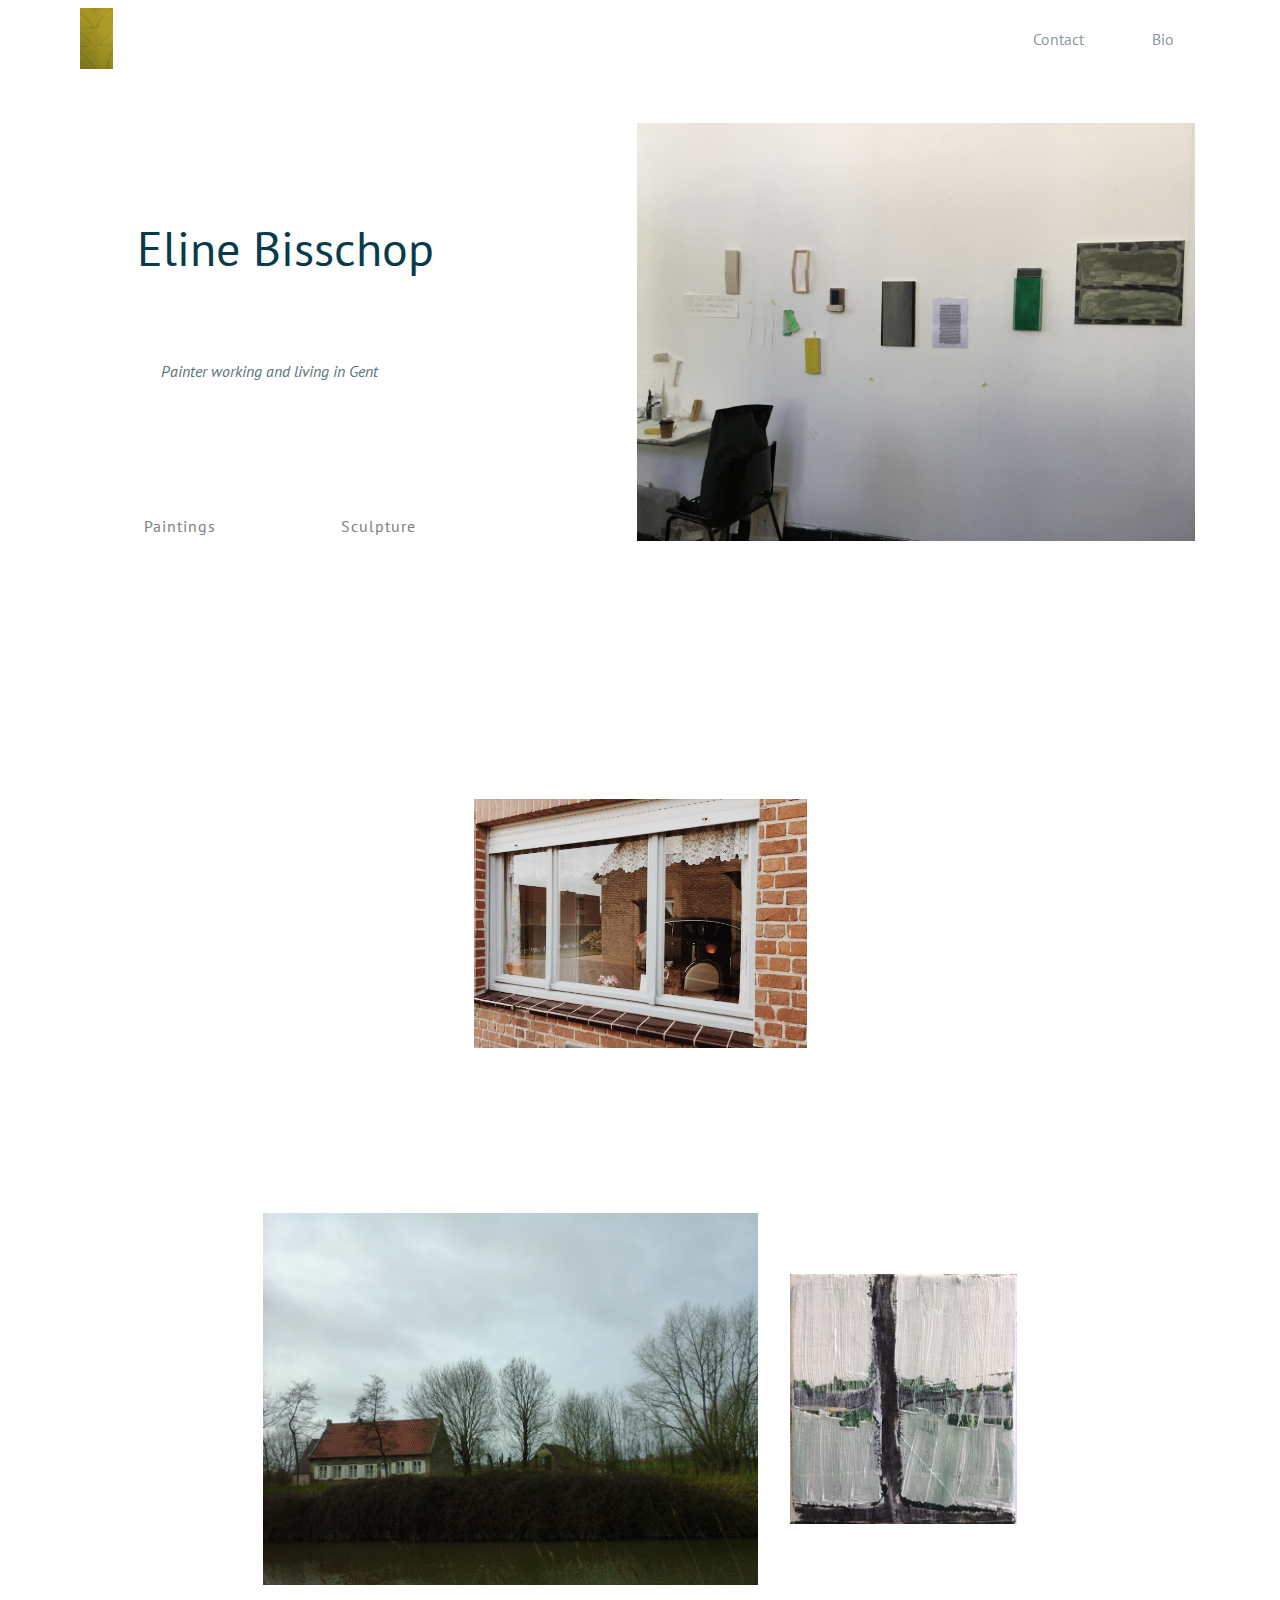
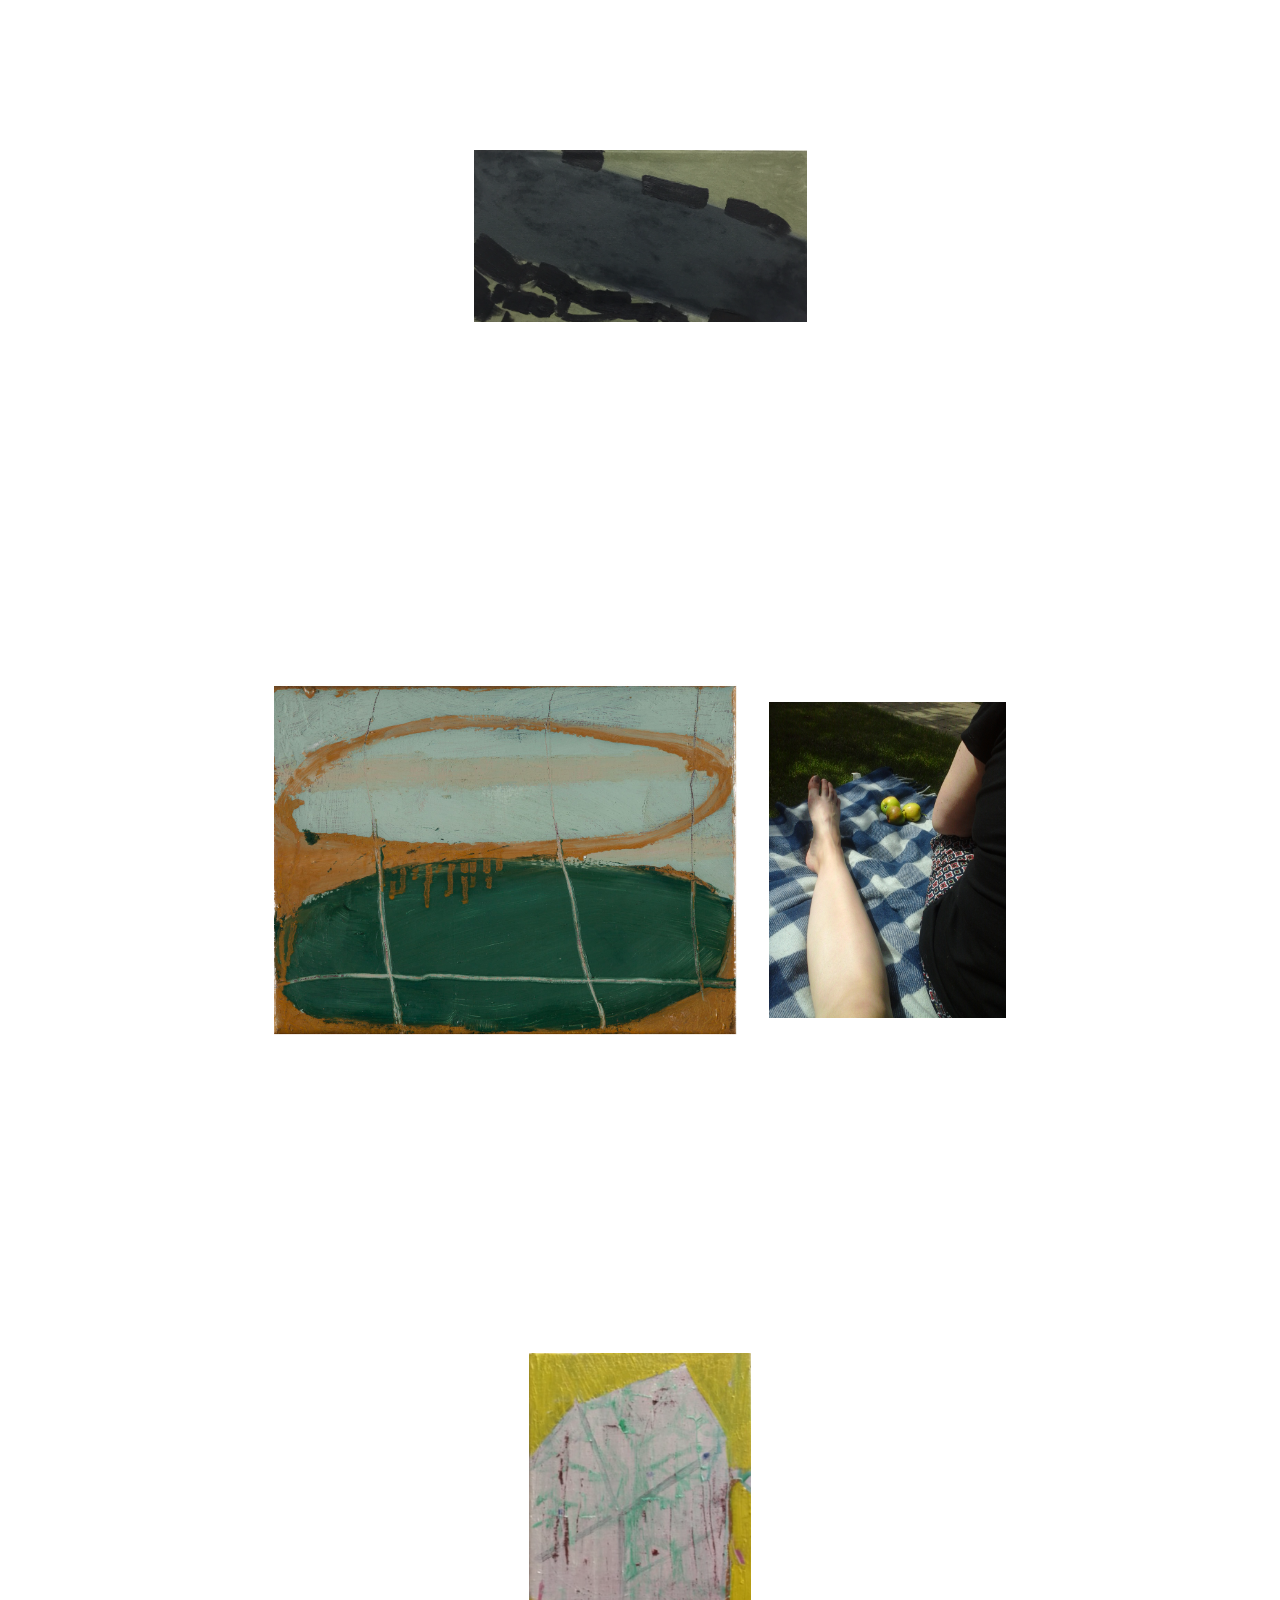
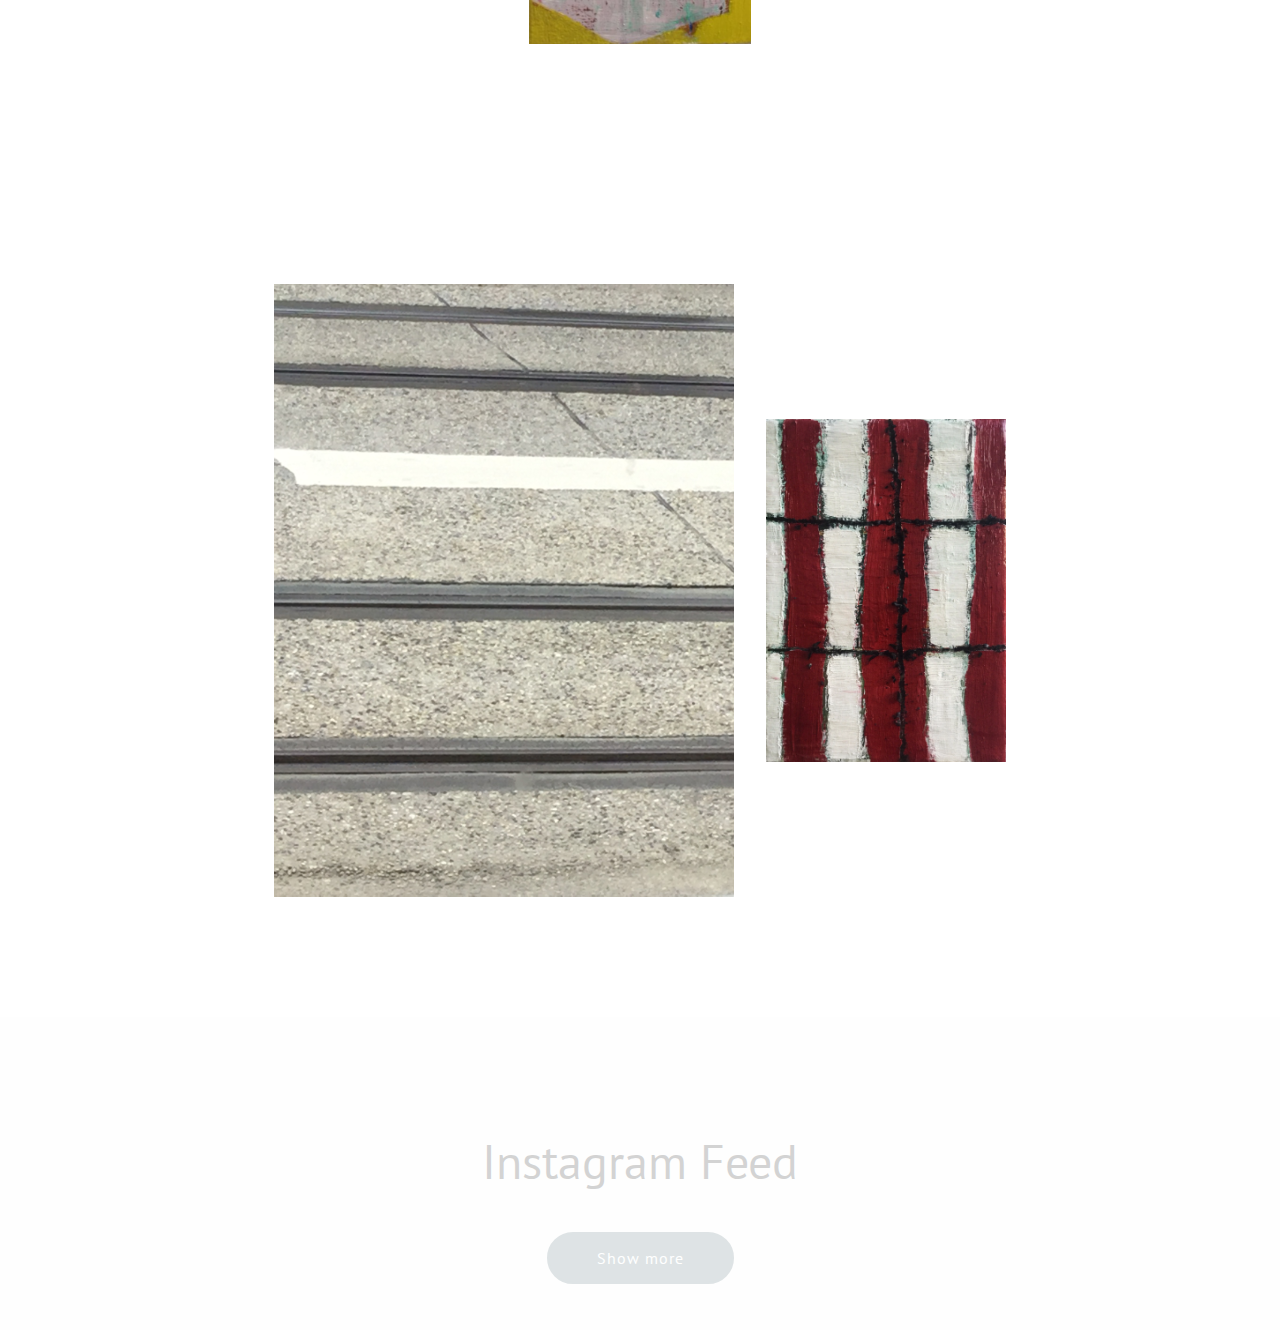
<file: index.html>
<!DOCTYPE html>
<html >
<head>
  <!-- Site made with Mobirise Website Builder v4.9.3, https://mobirise.com -->
  <meta charset="UTF-8">
  <meta http-equiv="X-UA-Compatible" content="IE=edge">
  <meta name="generator" content="Mobirise v4.9.3, mobirise.com">
  <meta name="viewport" content="width=device-width, initial-scale=1, minimum-scale=1">
  <link rel="shortcut icon" href="assets/images/img-7022.jpg" type="image/x-icon">
  <meta name="description" content="">
  <title>Home</title>
  <link rel="stylesheet" href="assets/web/assets/mobirise-icons/mobirise-icons.css">
  <link rel="stylesheet" href="assets/tether/tether.min.css">
  <link rel="stylesheet" href="assets/bootstrap/css/bootstrap.min.css">
  <link rel="stylesheet" href="assets/bootstrap/css/bootstrap-grid.min.css">
  <link rel="stylesheet" href="assets/bootstrap/css/bootstrap-reboot.min.css">
  <link rel="stylesheet" href="assets/dropdown/css/style.css">
  <link rel="stylesheet" href="assets/style.css">
  <link rel="stylesheet" href="assets/slick.css">
  <link rel="stylesheet" href="assets/theme/css/style.css">
  <link rel="stylesheet" href="assets/mobirise/css/mbr-additional.css" type="text/css">
  
  
  
</head>
<body>
  <section class="menu cid-rj4G675sPQ" once="menu" id="menu1-s">

    

    <nav class="navbar navbar-expand beta-menu navbar-dropdown align-items-center navbar-fixed-top navbar-toggleable-sm bg-color transparent">
        <button class="navbar-toggler navbar-toggler-right" type="button" data-toggle="collapse" data-target="#navbarSupportedContent" aria-controls="navbarSupportedContent" aria-expanded="false" aria-label="Toggle navigation">
            <div class="hamburger">
                <span></span>
                <span></span>
                <span></span>
                <span></span>
            </div>
        </button>
        <div class="menu-logo">
            <div class="navbar-brand">
                <span class="navbar-logo">
                    <a href="index.html">
                         <img src="assets/images/img-7022.jpg" alt="Mobirise" title="" style="height: 3.8rem;">
                    </a>
                </span>
                
            </div>
        </div>
        <div class="collapse navbar-collapse" id="navbarSupportedContent">
            <ul class="navbar-nav nav-dropdown nav-right" data-app-modern-menu="true"><li class="nav-item">
                    <a class="nav-link link text-warning display-4" href="https://mobirise.com">
                        </a>
                </li>
                <li class="nav-item">
                    <a class="nav-link link text-warning display-4" href="page5.html">Contact &nbsp; &nbsp; &nbsp; &nbsp; &nbsp; &nbsp; &nbsp; &nbsp; Bio &nbsp; &nbsp;</a>
                </li></ul>
            
        </div>
    </nav>
</section>

<section class="engine"><a href="https://mobirise.info/l">free website templates</a></section><section class="header3 cid-rj4KWIkIc1" id="header3-14">

    

    

    <div class="container">
        <div class="media-container-row">
            <div class="mbr-figure" style="width: 120%;">
                <img src="assets/images/img-7023.jpg" alt="Mobirise" title="">
            </div>

            <div class="media-content">
                <h1 class="mbr-section-title mbr-white pb-3 mbr-fonts-style display-2">&nbsp; &nbsp;<br><br>&nbsp; &nbsp; Eline Bisschop<br><br></h1>
                
                <div class="mbr-section-text mbr-white pb-3 ">
                    <p class="mbr-text mbr-fonts-style display-4"><em>&nbsp; &nbsp; &nbsp; &nbsp; &nbsp; &nbsp; &nbsp; &nbsp; &nbsp; &nbsp;Painter working and living in Gent&nbsp;<br><br><br></em><br></p>
                </div>
                <div class="mbr-section-btn"><a class="btn btn-md btn-white display-4" href="page1.html">Paintings</a>
                    <a class="btn btn-md btn-white display-4" href="page3.html">Sculpture</a></div>
            </div>
        </div>
    </div>

</section>

<section class="cid-rj4KDGZcJD" id="image1-13">

    

    <figure class="mbr-figure container">
            <div class="image-block" style="width: 30%;">
                <img src="assets/images/iesx9463.jpg" width="1400" alt="Mobirise" title="">
                
            </div>
    </figure>
</section>

<section class="cid-rj4R9aVrD7" id="content13-18">
    
    <div class="container">
            <div class="media-container-row" style="width: 68%;">
                <div class="img-item item1" style="width: 222%;">
                    <img src="assets/images/20170318-112744.jpg" alt="" title="">
                    
                </div>
                <div class="img-item">
                    <a href="page1.html"><img src="assets/images/obyd2302-2.jpg" alt="" title=""></a>
                    
                </div>
            </div>
    </div>
</section>

<section class="cid-rj6v3QT3Ks" id="image1-1n">

    

    <figure class="mbr-figure container">
        <div class="image-block" style="width: 30%;">
            <a href="page1.html"><img src="assets/images/img-6741.jpg" width="1400" alt="Mobirise" title=""></a>
            
        </div>
    </figure>
</section>

<section class="cid-rj6e1LigGY" id="image4-1a">
    <!-- Block parameters controls (Blue "Gear" panel) -->
    
    <!-- End block parameters -->
    <div class="container images-container">
            <div class="media-container-row" style="width: 66%;">
                <div class="img-item item1" style="width: 200%;">
                    <a href="page1.html"><img src="assets/images/u.jpg" alt="" title=""></a>
                    
                </div>
                <div class="img-item">
                    <img src="assets/images/idee-naar-manet-shot.jpg" alt="" title="">
                    
                </div>
            </div>
    </div>
</section>

<section class="cid-rj6IIAXsCw" id="image1-1o">

    

    <figure class="mbr-figure container">
        <div class="image-block" style="width: 20%;">
            <a href="page1.html"><img src="assets/images/oayq8977-3.jpg" width="1400" alt="Mobirise" title=""></a>
            
        </div>
    </figure>
</section>

<section class="cid-rj6trcnW9l" id="content15-1m">
    
    <div class="container">
            <div class="media-container-row" style="width: 66%;">
                <div class="img-item item1" style="width: 196%;">
                    <div class="img-cont">
                        
                        <img src="assets/images/img-6052.jpg" alt="" title="">
                        
                    </div>

                </div>
                <div class="img-item">
                    <div class="img-cont">
                        
                        <a href="page4.html"><img src="assets/images/img-4573.jpg" alt="" title=""></a>
                        
                    </div>
                </div>
            </div>
    </div>
</section>

<section class="mbr-instagram-feed" data-rows="2" data-per-row-slider="" data-spacing="5" data-full-width="" data-token="11199534495.727bfe1.41af7445f9574c5cbf78d59dfc4d9e9f" data-per-row-grid="3" id="instagram-feed-block-1p" data-rv-view="17" style="background-color: rgb(250, 250, 250); padding-top: 120px; padding-bottom: 40px;">
    
    <div class="container container_toggle">
        <div class="row">
            <div class="col">
                <div class="inst">
                    <h1 class="inst__title align-center mbr-fonts-style display-2">Instagram Feed</h1>
                    <div class="inst__content"></div>
                    <div class="inst__more mbr-section-btn align-center" buttons="0"><a class="btn btn-md btn-primary display-4" href="#">Show more</a></div>
                </div>
            </div>
        </div>
    </div>
</section>


  <script src="assets/web/assets/jquery/jquery.min.js"></script>
  <script src="assets/popper/popper.min.js"></script>
  <script src="assets/tether/tether.min.js"></script>
  <script src="assets/bootstrap/js/bootstrap.min.js"></script>
  <script src="assets/smoothscroll/smooth-scroll.js"></script>
  <script src="assets/dropdown/js/script.min.js"></script>
  <script src="assets/touchswipe/jquery.touch-swipe.min.js"></script>
  <script src="assets/index.js"></script>
  <script src="assets/slick.min.js"></script>
  <script src="assets/theme/js/script.js"></script>
  
  
</body>
</html>
</file>
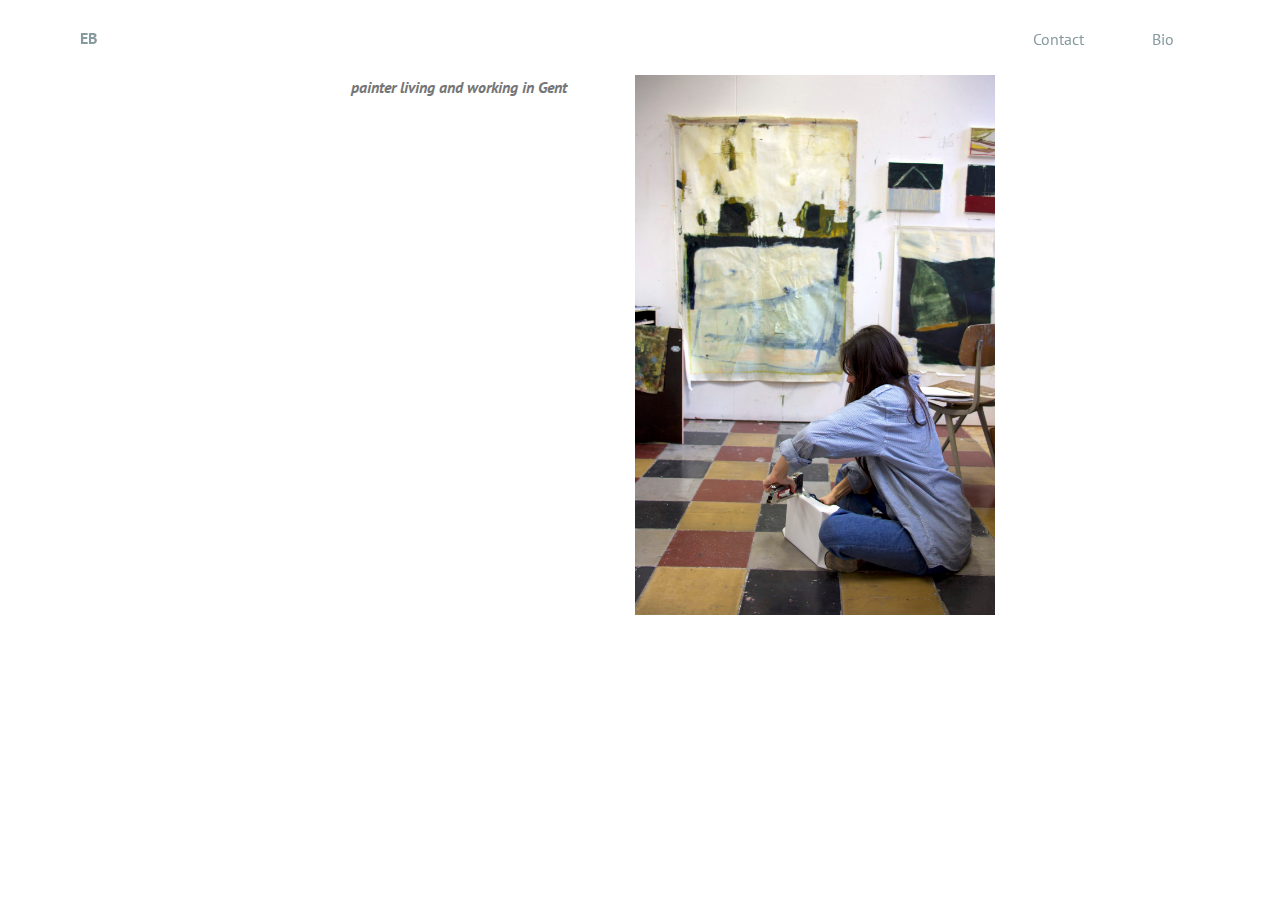
<file: page4.html>
<!DOCTYPE html>
<html >
<head>
  <!-- Site made with Mobirise Website Builder v4.9.3, https://mobirise.com -->
  <meta charset="UTF-8">
  <meta http-equiv="X-UA-Compatible" content="IE=edge">
  <meta name="generator" content="Mobirise v4.9.3, mobirise.com">
  <meta name="viewport" content="width=device-width, initial-scale=1, minimum-scale=1">
  <link rel="shortcut icon" href="assets/images/img-7022.jpg" type="image/x-icon">
  <meta name="description" content="Website Builder Description">
  <title>bio</title>
  <link rel="stylesheet" href="assets/tether/tether.min.css">
  <link rel="stylesheet" href="assets/bootstrap/css/bootstrap.min.css">
  <link rel="stylesheet" href="assets/bootstrap/css/bootstrap-grid.min.css">
  <link rel="stylesheet" href="assets/bootstrap/css/bootstrap-reboot.min.css">
  <link rel="stylesheet" href="assets/dropdown/css/style.css">
  <link rel="stylesheet" href="assets/theme/css/style.css">
  <link rel="stylesheet" href="assets/mobirise/css/mbr-additional.css" type="text/css">
  
  
  
</head>
<body>
  <section class="menu cid-rj4A4XT1Sr" once="menu" id="menu1-k">

    

    <nav class="navbar navbar-expand beta-menu navbar-dropdown align-items-center navbar-fixed-top navbar-toggleable-sm bg-color transparent">
        <button class="navbar-toggler navbar-toggler-right" type="button" data-toggle="collapse" data-target="#navbarSupportedContent" aria-controls="navbarSupportedContent" aria-expanded="false" aria-label="Toggle navigation">
            <div class="hamburger">
                <span></span>
                <span></span>
                <span></span>
                <span></span>
            </div>
        </button>
        <div class="menu-logo">
            <div class="navbar-brand">
                
                <span class="navbar-caption-wrap"><a class="navbar-caption text-warning display-4" href="index.html">EB</a></span>
            </div>
        </div>
        <div class="collapse navbar-collapse" id="navbarSupportedContent">
            <ul class="navbar-nav nav-dropdown nav-right" data-app-modern-menu="true"><li class="nav-item">
                    <a class="nav-link link text-warning display-4" href="https://mobirise.com">
                        </a>
                </li>
                <li class="nav-item">
                    <a class="nav-link link text-warning display-4" href="page5.html">Contact &nbsp; &nbsp; &nbsp; &nbsp; &nbsp; &nbsp; &nbsp; &nbsp; Bio &nbsp; &nbsp;</a>
                </li></ul>
            
        </div>
    </nav>
</section>

<section class="engine"><a href="https://mobirise.info/l">free website templates</a></section><section class="mbr-section content7 cid-rj4J0E3oCz" id="content7-10">
          
    

    <div class="container">
        <div class="media-container-row">
            <div class="col-12 col-md-8">
                <div class="media-container-row">
                    <div class="media-content">
                        <div class="mbr-section-text">
                            <p class="mbr-text align-right mb-0 mbr-fonts-style display-4"><strong><em>painter living and working in Gent&nbsp;</em></strong></p>
                        </div>
                    </div>
                    <div class="mbr-figure" style="width: 135%;">
                     <img src="assets/images/ik-november.jpg" alt="Mobirise" title="">  
                    </div>
                </div>
            </div>
        </div>
    </div>
</section>


  <script src="assets/web/assets/jquery/jquery.min.js"></script>
  <script src="assets/popper/popper.min.js"></script>
  <script src="assets/tether/tether.min.js"></script>
  <script src="assets/bootstrap/js/bootstrap.min.js"></script>
  <script src="assets/smoothscroll/smooth-scroll.js"></script>
  <script src="assets/dropdown/js/script.min.js"></script>
  <script src="assets/touchswipe/jquery.touch-swipe.min.js"></script>
  <script src="assets/theme/js/script.js"></script>
  
  
</body>
</html>
</file>
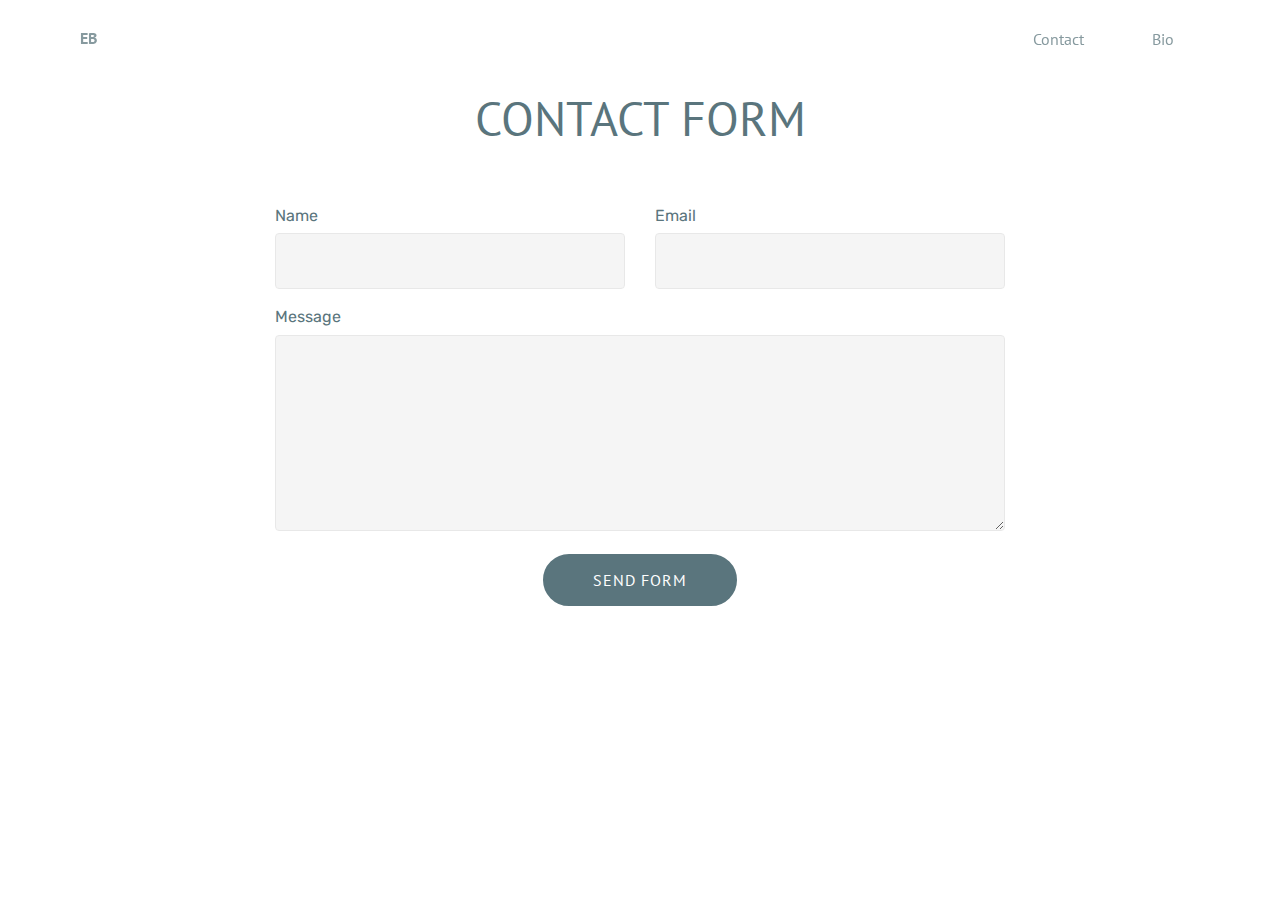
<file: page5.html>
<!DOCTYPE html>
<html >
<head>
  <!-- Site made with Mobirise Website Builder v4.9.3, https://mobirise.com -->
  <meta charset="UTF-8">
  <meta http-equiv="X-UA-Compatible" content="IE=edge">
  <meta name="generator" content="Mobirise v4.9.3, mobirise.com">
  <meta name="viewport" content="width=device-width, initial-scale=1, minimum-scale=1">
  <link rel="shortcut icon" href="assets/images/img-7022.jpg" type="image/x-icon">
  <meta name="description" content="Web Page Generator Description">
  <title>contact</title>
  <link rel="stylesheet" href="assets/tether/tether.min.css">
  <link rel="stylesheet" href="assets/bootstrap/css/bootstrap.min.css">
  <link rel="stylesheet" href="assets/bootstrap/css/bootstrap-grid.min.css">
  <link rel="stylesheet" href="assets/bootstrap/css/bootstrap-reboot.min.css">
  <link rel="stylesheet" href="assets/dropdown/css/style.css">
  <link rel="stylesheet" href="assets/theme/css/style.css">
  <link rel="stylesheet" href="assets/mobirise/css/mbr-additional.css" type="text/css">
  
  
  
</head>
<body>
  <section class="menu cid-rj4A4XT1Sr" once="menu" id="menu1-l">

    

    <nav class="navbar navbar-expand beta-menu navbar-dropdown align-items-center navbar-fixed-top navbar-toggleable-sm bg-color transparent">
        <button class="navbar-toggler navbar-toggler-right" type="button" data-toggle="collapse" data-target="#navbarSupportedContent" aria-controls="navbarSupportedContent" aria-expanded="false" aria-label="Toggle navigation">
            <div class="hamburger">
                <span></span>
                <span></span>
                <span></span>
                <span></span>
            </div>
        </button>
        <div class="menu-logo">
            <div class="navbar-brand">
                
                <span class="navbar-caption-wrap"><a class="navbar-caption text-warning display-4" href="index.html">EB</a></span>
            </div>
        </div>
        <div class="collapse navbar-collapse" id="navbarSupportedContent">
            <ul class="navbar-nav nav-dropdown nav-right" data-app-modern-menu="true"><li class="nav-item">
                    <a class="nav-link link text-warning display-4" href="https://mobirise.com">
                        </a>
                </li>
                <li class="nav-item">
                    <a class="nav-link link text-warning display-4" href="page5.html">Contact &nbsp; &nbsp; &nbsp; &nbsp; &nbsp; &nbsp; &nbsp; &nbsp; Bio &nbsp; &nbsp;</a>
                </li></ul>
            
        </div>
    </nav>
</section>

<section class="engine"><a href="https://mobirise.info/d">web maker</a></section><section class="mbr-section form1 cid-rj4HCB2gnv" id="form1-u">

    

    
    <div class="container">
        <div class="row justify-content-center">
            <div class="title col-12 col-lg-8">
                <h2 class="mbr-section-title align-center pb-3 mbr-fonts-style display-2">
                    CONTACT FORM
                </h2>
                
            </div>
        </div>
    </div>
    <div class="container">
        <div class="row justify-content-center">
            <div class="media-container-column col-lg-8" data-form-type="formoid">
                    <div data-form-alert="" hidden="">Thanks for filling out the form! </div>
            
                    <form class="mbr-form" action="https://mobirise.com/" method="post" data-form-title="Mobirise Form"><input type="hidden" name="email" data-form-email="true" value="W/CQw6irNkOES6LkKEgg1/h4qu1CBpbdkLJ5i/0sKlBLpzFhB5Mw9GVpiioPAleyDYJnvqUSs+ce1Nw73K67L00KoedUbSR3j3GBD1QLvjS9zbIabLEx2/rW6QkLzMpk">
                        <div class="row row-sm-offset">
                            <div class="col-md-4 multi-horizontal" data-for="name">
                                <div class="form-group">
                                    <label class="form-control-label mbr-fonts-style display-7" for="name-form1-u">Name</label>
                                    <input type="text" class="form-control" name="name" data-form-field="Name" required="" id="name-form1-u">
                                </div>
                            </div>
                            <div class="col-md-4 multi-horizontal" data-for="email">
                                <div class="form-group">
                                    <label class="form-control-label mbr-fonts-style display-7" for="email-form1-u">Email</label>
                                    <input type="email" class="form-control" name="email" data-form-field="Email" required="" id="email-form1-u">
                                </div>
                            </div>
                            
                        </div>
                        <div class="form-group" data-for="message">
                            <label class="form-control-label mbr-fonts-style display-7" for="message-form1-u">Message</label>
                            <textarea type="text" class="form-control" name="message" rows="7" data-form-field="Message" id="message-form1-u"></textarea>
                        </div>
            
                        <span class="input-group-btn">
                            <button href="" type="submit" class="btn btn-primary btn-form display-4">SEND FORM</button>
                        </span>
                    </form>
            </div>
        </div>
    </div>
</section>


  <script src="assets/web/assets/jquery/jquery.min.js"></script>
  <script src="assets/popper/popper.min.js"></script>
  <script src="assets/tether/tether.min.js"></script>
  <script src="assets/bootstrap/js/bootstrap.min.js"></script>
  <script src="assets/smoothscroll/smooth-scroll.js"></script>
  <script src="assets/dropdown/js/script.min.js"></script>
  <script src="assets/touchswipe/jquery.touch-swipe.min.js"></script>
  <script src="assets/theme/js/script.js"></script>
  <script src="assets/formoid/formoid.min.js"></script>
  
  
</body>
</html>
</file>
<file: assets/web/assets/mobirise-icons/mobirise-icons.css>
@font-face {
  font-family: 'MobiriseIcons';
  src:  url('mobirise-icons.eot?spat4u');
  src:  url('mobirise-icons.eot?spat4u#iefix') format('embedded-opentype'),
    url('mobirise-icons.ttf?spat4u') format('truetype'),
    url('mobirise-icons.woff?spat4u') format('woff'),
    url('mobirise-icons.svg?spat4u#MobiriseIcons') format('svg');
  font-weight: normal;
  font-style: normal;
}

[class^="mbri-"], [class*=" mbri-"] {
  /* use !important to prevent issues with browser extensions that change fonts */
  font-family: MobiriseIcons !important;
  speak: none;
  font-style: normal;
  font-weight: normal;
  font-variant: normal;
  text-transform: none;
  line-height: 1;

  /* Better Font Rendering =========== */
  -webkit-font-smoothing: antialiased;
  -moz-osx-font-smoothing: grayscale;
}

.mbri-add-submenu:before {
  content: "\e900";
}
.mbri-alert:before {
  content: "\e901";
}
.mbri-align-center:before {
  content: "\e902";
}
.mbri-align-justify:before {
  content: "\e903";
}
.mbri-align-left:before {
  content: "\e904";
}
.mbri-align-right:before {
  content: "\e905";
}
.mbri-android:before {
  content: "\e906";
}
.mbri-apple:before {
  content: "\e907";
}
.mbri-arrow-down:before {
  content: "\e908";
}
.mbri-arrow-next:before {
  content: "\e909";
}
.mbri-arrow-prev:before {
  content: "\e90a";
}
.mbri-arrow-up:before {
  content: "\e90b";
}
.mbri-bold:before {
  content: "\e90c";
}
.mbri-bookmark:before {
  content: "\e90d";
}
.mbri-bootstrap:before {
  content: "\e90e";
}
.mbri-briefcase:before {
  content: "\e90f";
}
.mbri-browse:before {
  content: "\e910";
}
.mbri-bulleted-list:before {
  content: "\e911";
}
.mbri-calendar:before {
  content: "\e912";
}
.mbri-camera:before {
  content: "\e913";
}
.mbri-cart-add:before {
  content: "\e914";
}
.mbri-cart-full:before {
  content: "\e915";
}
.mbri-cash:before {
  content: "\e916";
}
.mbri-change-style:before {
  content: "\e917";
}
.mbri-chat:before {
  content: "\e918";
}
.mbri-clock:before {
  content: "\e919";
}
.mbri-close:before {
  content: "\e91a";
}
.mbri-cloud:before {
  content: "\e91b";
}
.mbri-code:before {
  content: "\e91c";
}
.mbri-contact-form:before {
  content: "\e91d";
}
.mbri-credit-card:before {
  content: "\e91e";
}
.mbri-cursor-click:before {
  content: "\e91f";
}
.mbri-cust-feedback:before {
  content: "\e920";
}
.mbri-database:before {
  content: "\e921";
}
.mbri-delivery:before {
  content: "\e922";
}
.mbri-desktop:before {
  content: "\e923";
}
.mbri-devices:before {
  content: "\e924";
}
.mbri-down:before {
  content: "\e925";
}
.mbri-download:before {
  content: "\e989";
}
.mbri-drag-n-drop:before {
  content: "\e927";
}
.mbri-drag-n-drop2:before {
  content: "\e928";
}
.mbri-edit:before {
  content: "\e929";
}
.mbri-edit2:before {
  content: "\e92a";
}
.mbri-error:before {
  content: "\e92b";
}
.mbri-extension:before {
  content: "\e92c";
}
.mbri-features:before {
  content: "\e92d";
}
.mbri-file:before {
  content: "\e92e";
}
.mbri-flag:before {
  content: "\e92f";
}
.mbri-folder:before {
  content: "\e930";
}
.mbri-gift:before {
  content: "\e931";
}
.mbri-github:before {
  content: "\e932";
}
.mbri-globe:before {
  content: "\e933";
}
.mbri-globe-2:before {
  content: "\e934";
}
.mbri-growing-chart:before {
  content: "\e935";
}
.mbri-hearth:before {
  content: "\e936";
}
.mbri-help:before {
  content: "\e937";
}
.mbri-home:before {
  content: "\e938";
}
.mbri-hot-cup:before {
  content: "\e939";
}
.mbri-idea:before {
  content: "\e93a";
}
.mbri-image-gallery:before {
  content: "\e93b";
}
.mbri-image-slider:before {
  content: "\e93c";
}
.mbri-info:before {
  content: "\e93d";
}
.mbri-italic:before {
  content: "\e93e";
}
.mbri-key:before {
  content: "\e93f";
}
.mbri-laptop:before {
  content: "\e940";
}
.mbri-layers:before {
  content: "\e941";
}
.mbri-left-right:before {
  content: "\e942";
}
.mbri-left:before {
  content: "\e943";
}
.mbri-letter:before {
  content: "\e944";
}
.mbri-like:before {
  content: "\e945";
}
.mbri-link:before {
  content: "\e946";
}
.mbri-lock:before {
  content: "\e947";
}
.mbri-login:before {
  content: "\e948";
}
.mbri-logout:before {
  content: "\e949";
}
.mbri-magic-stick:before {
  content: "\e94a";
}
.mbri-map-pin:before {
  content: "\e94b";
}
.mbri-menu:before {
  content: "\e94c";
}
.mbri-mobile:before {
  content: "\e94d";
}
.mbri-mobile2:before {
  content: "\e94e";
}
.mbri-mobirise:before {
  content: "\e94f";
}
.mbri-more-horizontal:before {
  content: "\e950";
}
.mbri-more-vertical:before {
  content: "\e951";
}
.mbri-music:before {
  content: "\e952";
}
.mbri-new-file:before {
  content: "\e953";
}
.mbri-numbered-list:before {
  content: "\e954";
}
.mbri-opened-folder:before {
  content: "\e955";
}
.mbri-pages:before {
  content: "\e956";
}
.mbri-paper-plane:before {
  content: "\e957";
}
.mbri-paperclip:before {
  content: "\e958";
}
.mbri-photo:before {
  content: "\e959";
}
.mbri-photos:before {
  content: "\e95a";
}
.mbri-pin:before {
  content: "\e95b";
}
.mbri-play:before {
  content: "\e95c";
}
.mbri-plus:before {
  content: "\e95d";
}
.mbri-preview:before {
  content: "\e95e";
}
.mbri-print:before {
  content: "\e95f";
}
.mbri-protect:before {
  content: "\e960";
}
.mbri-question:before {
  content: "\e961";
}
.mbri-quote-left:before {
  content: "\e962";
}
.mbri-quote-right:before {
  content: "\e963";
}
.mbri-refresh:before {
  content: "\e964";
}
.mbri-responsive:before {
  content: "\e965";
}
.mbri-right:before {
  content: "\e966";
}
.mbri-rocket:before {
  content: "\e967";
}
.mbri-sad-face:before {
  content: "\e968";
}
.mbri-sale:before {
  content: "\e969";
}
.mbri-save:before {
  content: "\e96a";
}
.mbri-search:before {
  content: "\e96b";
}
.mbri-setting:before {
  content: "\e96c";
}
.mbri-setting2:before {
  content: "\e96d";
}
.mbri-setting3:before {
  content: "\e96e";
}
.mbri-share:before {
  content: "\e96f";
}
.mbri-shopping-bag:before {
  content: "\e970";
}
.mbri-shopping-basket:before {
  content: "\e971";
}
.mbri-shopping-cart:before {
  content: "\e972";
}
.mbri-sites:before {
  content: "\e973";
}
.mbri-smile-face:before {
  content: "\e974";
}
.mbri-speed:before {
  content: "\e975";
}
.mbri-star:before {
  content: "\e976";
}
.mbri-success:before {
  content: "\e977";
}
.mbri-sun:before {
  content: "\e978";
}
.mbri-sun2:before {
  content: "\e979";
}
.mbri-tablet:before {
  content: "\e97a";
}
.mbri-tablet-vertical:before {
  content: "\e97b";
}
.mbri-target:before {
  content: "\e97c";
}
.mbri-timer:before {
  content: "\e97d";
}
.mbri-to-ftp:before {
  content: "\e97e";
}
.mbri-to-local-drive:before {
  content: "\e97f";
}
.mbri-touch-swipe:before {
  content: "\e980";
}
.mbri-touch:before {
  content: "\e981";
}
.mbri-trash:before {
  content: "\e982";
}
.mbri-underline:before {
  content: "\e983";
}
.mbri-unlink:before {
  content: "\e984";
}
.mbri-unlock:before {
  content: "\e985";
}
.mbri-up-down:before {
  content: "\e986";
}
.mbri-up:before {
  content: "\e987";
}
.mbri-update:before {
  content: "\e988";
}
.mbri-upload:before {
 content: "\e926"; 
}
.mbri-user:before {
  content: "\e98a";
}
.mbri-user2:before {
  content: "\e98b";
}
.mbri-users:before {
  content: "\e98c";
}
.mbri-video:before {
  content: "\e98d";
}
.mbri-video-play:before {
  content: "\e98e";
}
.mbri-watch:before {
  content: "\e98f";
}
.mbri-website-theme:before {
  content: "\e990";
}
.mbri-wifi:before {
  content: "\e991";
}
.mbri-windows:before {
  content: "\e992";
}
.mbri-zoom-out:before {
  content: "\e993";
}
.mbri-redo:before {
  content: "\e994";
}
.mbri-undo:before {
  content: "\e995";
}
</file>
<file: assets/dropdown/css/style.css>
.navbar-dropdown {
  left: 0;
  padding: 0;
  position: absolute;
  right: 0;
  top: 0;
  transition: all 0.45s ease;
  z-index: 1030;
  background: #282828; }
  .navbar-dropdown .navbar-logo {
    margin-right: 0.8rem;
    transition: margin 0.3s ease-in-out;
    vertical-align: middle; }
    .navbar-dropdown .navbar-logo img {
      height: 3.125rem;
      transition: all 0.3s ease-in-out; }
    .navbar-dropdown .navbar-logo.mbr-iconfont {
      font-size: 3.125rem;
      line-height: 3.125rem; }
  .navbar-dropdown .navbar-caption {
    font-weight: 700;
    white-space: normal;
    vertical-align: -4px;
    line-height: 3.125rem !important; }
    .navbar-dropdown .navbar-caption, .navbar-dropdown .navbar-caption:hover {
      color: inherit;
      text-decoration: none; }
  .navbar-dropdown .mbr-iconfont + .navbar-caption {
    vertical-align: -1px; }
  .navbar-dropdown.navbar-fixed-top {
    position: fixed; }
  .navbar-dropdown .navbar-brand span {
    vertical-align: -4px; }
  .navbar-dropdown.bg-color.transparent {
    background: none; }
  .navbar-dropdown.navbar-short .navbar-brand {
    padding: 0.625rem 0; }
    .navbar-dropdown.navbar-short .navbar-brand span {
      vertical-align: -1px; }
  .navbar-dropdown.navbar-short .navbar-caption {
    line-height: 2.375rem !important;
    vertical-align: -2px; }
  .navbar-dropdown.navbar-short .navbar-logo {
    margin-right: 0.5rem; }
    .navbar-dropdown.navbar-short .navbar-logo img {
      height: 2.375rem; }
    .navbar-dropdown.navbar-short .navbar-logo.mbr-iconfont {
      font-size: 2.375rem;
      line-height: 2.375rem; }
  .navbar-dropdown.navbar-short .mbr-table-cell {
    height: 3.625rem; }
  .navbar-dropdown .navbar-close {
    left: 0.6875rem;
    position: fixed;
    top: 0.75rem;
    z-index: 1000; }
  .navbar-dropdown .hamburger-icon {
    content: "";
    display: inline-block;
    vertical-align: middle;
    width: 16px;
    -webkit-box-shadow: 0 -6px 0 1px #282828,0 0 0 1px #282828,0 6px 0 1px #282828;
    -moz-box-shadow: 0 -6px 0 1px #282828,0 0 0 1px #282828,0 6px 0 1px #282828;
    box-shadow: 0 -6px 0 1px #282828,0 0 0 1px #282828,0 6px 0 1px #282828; }

.dropdown-menu .dropdown-toggle[data-toggle="dropdown-submenu"]::after {
  border-bottom: 0.35em solid transparent;
  border-left: 0.35em solid;
  border-right: 0;
  border-top: 0.35em solid transparent;
  margin-left: 0.3rem; }

.dropdown-menu .dropdown-item:focus {
  outline: 0; }

.nav-dropdown {
  font-size: 0.75rem;
  font-weight: 500;
  height: auto !important; }
  .nav-dropdown .nav-btn {
    padding-left: 1rem; }
  .nav-dropdown .link {
    margin: .667em 1.667em;
    font-weight: 500;
    padding: 0;
    transition: color .2s ease-in-out; }
    .nav-dropdown .link.dropdown-toggle {
      margin-right: 2.583em; }
      .nav-dropdown .link.dropdown-toggle::after {
        margin-left: .25rem;
        border-top: 0.35em solid;
        border-right: 0.35em solid transparent;
        border-left: 0.35em solid transparent;
        border-bottom: 0; }
      .nav-dropdown .link.dropdown-toggle[aria-expanded="true"] {
        margin: 0;
        padding: 0.667em 3.263em  0.667em 1.667em; }
  .nav-dropdown .link::after,
  .nav-dropdown .dropdown-item::after {
    color: inherit; }
  .nav-dropdown .btn {
    font-size: 0.75rem;
    font-weight: 700;
    letter-spacing: 0;
    margin-bottom: 0;
    padding-left: 1.25rem;
    padding-right: 1.25rem; }
  .nav-dropdown .dropdown-menu {
    border-radius: 0;
    border: 0;
    left: 0;
    margin: 0;
    padding-bottom: 1.25rem;
    padding-top: 1.25rem;
    position: relative; }
  .nav-dropdown .dropdown-submenu {
    margin-left: 0.125rem;
    top: 0; }
  .nav-dropdown .dropdown-item {
    font-weight: 500;
    line-height: 2;
    padding: 0.3846em 4.615em 0.3846em 1.5385em;
    position: relative;
    transition: color .2s ease-in-out, background-color .2s ease-in-out; }
    .nav-dropdown .dropdown-item::after {
      margin-top: -0.3077em;
      position: absolute;
      right: 1.1538em;
      top: 50%; }
    .nav-dropdown .dropdown-item:focus, .nav-dropdown .dropdown-item:hover {
      background: none; }

@media (max-width: 767px) {
  .nav-dropdown.navbar-toggleable-sm {
    bottom: 0;
    display: none;
    left: 0;
    overflow-x: hidden;
    position: fixed;
    top: 0;
    transform: translateX(-100%);
    -ms-transform: translateX(-100%);
    -webkit-transform: translateX(-100%);
    width: 18.75rem;
    z-index: 999; } }
.nav-dropdown.navbar-toggleable-xl {
  bottom: 0;
  display: none;
  left: 0;
  overflow-x: hidden;
  position: fixed;
  top: 0;
  transform: translateX(-100%);
  -ms-transform: translateX(-100%);
  -webkit-transform: translateX(-100%);
  width: 18.75rem;
  z-index: 999; }

.nav-dropdown-sm {
  display: block !important;
  overflow-x: hidden;
  overflow: auto;
  padding-top: 3.875rem; }
  .nav-dropdown-sm::after {
    content: "";
    display: block;
    height: 3rem;
    width: 100%; }
  .nav-dropdown-sm.collapse.in ~ .navbar-close {
    display: block !important; }
  .nav-dropdown-sm.collapsing, .nav-dropdown-sm.collapse.in {
    transform: translateX(0);
    -ms-transform: translateX(0);
    -webkit-transform: translateX(0);
    transition: all 0.25s ease-out;
    -webkit-transition: all 0.25s ease-out;
    background: #282828; }
  .nav-dropdown-sm.collapsing[aria-expanded="false"] {
    transform: translateX(-100%);
    -ms-transform: translateX(-100%);
    -webkit-transform: translateX(-100%); }
  .nav-dropdown-sm .nav-item {
    display: block;
    margin-left: 0 !important;
    padding-left: 0; }
  .nav-dropdown-sm .link,
  .nav-dropdown-sm .dropdown-item {
    border-top: 1px dotted rgba(255, 255, 255, 0.1);
    font-size: 0.8125rem;
    line-height: 1.6;
    margin: 0 !important;
    padding: 0.875rem 2.4rem 0.875rem 1.5625rem !important;
    position: relative;
    white-space: normal; }
    .nav-dropdown-sm .link:focus, .nav-dropdown-sm .link:hover,
    .nav-dropdown-sm .dropdown-item:focus,
    .nav-dropdown-sm .dropdown-item:hover {
      background: rgba(0, 0, 0, 0.2) !important;
      color: #c0a375; }
  .nav-dropdown-sm .nav-btn {
    position: relative;
    padding: 1.5625rem 1.5625rem 0 1.5625rem; }
    .nav-dropdown-sm .nav-btn::before {
      border-top: 1px dotted rgba(255, 255, 255, 0.1);
      content: "";
      left: 0;
      position: absolute;
      top: 0;
      width: 100%; }
    .nav-dropdown-sm .nav-btn + .nav-btn {
      padding-top: 0.625rem; }
      .nav-dropdown-sm .nav-btn + .nav-btn::before {
        display: none; }
  .nav-dropdown-sm .btn {
    padding: 0.625rem 0; }
  .nav-dropdown-sm .dropdown-toggle[data-toggle="dropdown-submenu"]::after {
    margin-left: .25rem;
    border-top: 0.35em solid;
    border-right: 0.35em solid transparent;
    border-left: 0.35em solid transparent;
    border-bottom: 0; }
  .nav-dropdown-sm .dropdown-toggle[data-toggle="dropdown-submenu"][aria-expanded="true"]::after {
    border-top: 0;
    border-right: 0.35em solid transparent;
    border-left: 0.35em solid transparent;
    border-bottom: 0.35em solid; }
  .nav-dropdown-sm .dropdown-menu {
    margin: 0;
    padding: 0;
    position: relative;
    top: 0;
    left: 0;
    width: 100%;
    border: 0;
    float: none;
    border-radius: 0;
    background: none; }
  .nav-dropdown-sm .dropdown-submenu {
    left: 100%;
    margin-left: 0.125rem;
    margin-top: -1.25rem;
    top: 0; }

.navbar-toggleable-sm .nav-dropdown .dropdown-menu {
  position: absolute; }

.navbar-toggleable-sm .nav-dropdown .dropdown-submenu {
  left: 100%;
  margin-left: 0.125rem;
  margin-top: -1.25rem;
  top: 0; }

.navbar-toggleable-sm.opened .nav-dropdown .dropdown-menu {
  position: relative; }

.navbar-toggleable-sm.opened .nav-dropdown .dropdown-submenu {
  left: 0;
  margin-left: 00rem;
  margin-top: 0rem;
  top: 0; }

.is-builder .nav-dropdown.collapsing {
  transition: none !important; }

/*# sourceMappingURL=style.css.map */
</file>
<file: assets/style.css>
.mbr-instagram-feed {
  position: relative; }

.inst {
  width: 100%;
  margin: 0 auto;
  position: relative; }
  @media (max-width: 768px) {
    .inst {
      width: 100%; } }
  .inst__login-block p {
    text-align: center; }
  .inst__title {
    padding-bottom: 1rem;
    margin-bottom: 1.5rem;
    line-height: 1.3; }
  .inst__content {
    margin-bottom: 10px; }
  .inst__more {
    margin-top: 20px; }
  .inst__login-button {
    transition: all .2s linear;
    padding: 0 10px 0 80px;
    display: block;
    position: relative;
    text-decoration: none;
    color: white;
    background: #cc0055;
    font-size: 18px;
    line-height: 60px;
    height: 60px;
    border-radius: 2px;
    width: 400px;
    margin: 0 auto; }
    .inst__login-button:hover, .inst__login-button:focus {
      background: #990040;
      text-decoration: none;
      color: white; }
    .inst__login-button:before {
      content: "\f16d";
      display: block;
      position: absolute;
      font-family: "FontAwesome";
      width: 60px;
      height: 60px;
      line-height: 60px;
      top: 0;
      left: 0;
      text-align: center;
      background: rgba(0, 0, 0, 0.1);
      border-radius: 2px 0 0 2px; }
  .inst__loader-wrapper {
    position: absolute;
    width: 100%;
    height: 100%;
    background: white;
    opacity: 0.8;
    top: 0;
    left: 0; }
  .inst__loader {
    width: 100px;
    height: 100px;
    border-radius: 100%;
    position: relative;
    margin: 0 auto;
    top: 50%;
    transform: translateY(-50%); }
    .inst__loader span {
      display: inline-block;
      width: 20px;
      height: 20px;
      border-radius: 100%;
      background-color: #ff4488;
      margin: 35px 5px;
      opacity: 0; }
      .inst__loader span:nth-child(1) {
        animation: opacitychange 1s ease-in-out infinite; }
      .inst__loader span:nth-child(2) {
        animation: opacitychange 1s ease-in-out 0.33s infinite; }
      .inst__loader span:nth-child(3) {
        animation: opacitychange 1s ease-in-out 0.66s infinite; }

@keyframes opacitychange {
  0%, 100% {
    opacity: 0; }
  60% {
    opacity: 1; } }
  .inst__account {
    margin-bottom: 20px; }
  .inst__avatar {
    float: left;
    margin-right: -50px;
    height: 50px; }
    .inst__avatar img {
      height: 100%;
      border-radius: 50%;
      border: 1px solid rgba(0, 0, 0, 0.0975); }
  .inst__link {
    float: right;
    padding: 12px 10px 10px 0;
    padding-left: 60px;
    width: 100%;
    overflow-x: hidden; }
    .inst__link a {
      text-decoration: none;
      height: 50px;
      line-height: 16px; }
  .inst__images .slick-frame {
    visibility: hidden; }
  .inst__images .slick-frame.slick-initialized {
    visibility: visible; }
  .inst__images .slick-arrow {
    text-indent: -9999px;
    position: absolute;
    width: 50px;
    height: 50px;
    line-height: 50px;
    margin: 0;
    padding: 0;
    outline: none !important;
    top: 50%;
    transform: translateY(-50%);
    z-index: 10;
    cursor: pointer;
    border: none;
    background: transparent; }
    .inst__images .slick-arrow:before {
      transition: all .2s linear;
      display: block;
      position: absolute;
      top: 0;
      left: 0;
      width: 100%;
      height: 100%;
      font-family: "MobiriseIcons" !important;
      text-indent: 0;
      color: white;
      font-size: 1.5rem;
      cursor: pointer;
      border: 2px solid #fff;
      border-radius: 50%;
      opacity: 0;
      background: rgba(0, 0, 0, 0.5); }
    .inst__images .slick-arrow:hover:before {
      opacity: 1 !important;
      background: #1b1b1b !important; }
    .inst__images .slick-arrow.slick-prev {
      left: 15px; }
      .inst__images .slick-arrow.slick-prev:before {
        content: "\e943"; }
    .inst__images .slick-arrow.slick-next {
      right: 15px; }
      .inst__images .slick-arrow.slick-next:before {
        content: "\e966"; }
  .inst__images:hover .slick-arrow:before {
    opacity: .5; }
  .inst__error {
    padding: 10px;
    background: pink;
    border: 1px solid deeppink;
    color: red;
    border-radius: 3px; }

.inst-card {
  position: relative; }
  .inst-card:hover .inst-card__info {
    opacity: 1; }
  .inst-card__link {
    display: block;
    background-size: cover;
    background-position: center;
    width: 100%;
    height: 100%; }
  .inst-card__info {
    transition: opacity .2s linear;
    opacity: 0;
    display: block;
    position: relative;
    top: -100%;
    left: 0;
    width: 100%;
    height: 100%;
    background: rgba(0, 0, 0, 0.8); }
  .inst-card__info-inner {
    width: 100%;
    display: block;
    margin: 0;
    padding: 0;
    position: absolute;
    top: 50%;
    transform: translateY(-50%);
    text-align: center;
    color: white;
    font-size: 16px; }
  .inst-card__likes span {
    font-size: 20px;
    color: lightcoral; }
  .inst-card__comments span {
    font-size: 20px;
    color: lightskyblue; }
</file>
<file: assets/theme/css/style.css>
/*!
 * Mobirise v4 theme (https://mobirise.com/)
 * Copyright 2017 Mobirise
 */
section {
  background-color: #eeeeee; }

section,
.container,
.container-fluid {
  position: relative;
  word-wrap: break-word; }

a.mbr-iconfont:hover {
  text-decoration: none; }

.article .lead p, .article .lead ul, .article .lead ol, .article .lead pre, .article .lead blockquote {
  margin-bottom: 0; }

a {
  font-style: normal;
  font-weight: 400;
  cursor: pointer; }
  a, a:hover {
    text-decoration: none; }

figure {
  margin-bottom: 0; }

body {
  color: #232323; }

h1, h2, h3, h4, h5, h6,
.h1, .h2, .h3, .h4, .h5, .h6,
.display-1, .display-2, .display-3, .display-4 {
  line-height: 1;
  word-break: break-word;
  word-wrap: break-word; }

b, strong {
  font-weight: bold; }

blockquote {
  padding: 10px 0 10px 20px;
  position: relative;
  border-left: 2px solid;
  border-color: #ff3366; }

input:-webkit-autofill, input:-webkit-autofill:hover, input:-webkit-autofill:focus, input:-webkit-autofill:active {
  transition-delay: 9999s;
  transition-property: background-color, color; }

textarea[type="hidden"] {
  display: none; }

body {
  position: relative; }

section {
  background-position: 50% 50%;
  background-repeat: no-repeat;
  background-size: cover; }
  section .mbr-background-video,
  section .mbr-background-video-preview {
    position: absolute;
    bottom: 0;
    left: 0;
    right: 0;
    top: 0; }

.hidden {
  visibility: hidden; }

.mbr-z-index20 {
  z-index: 20; }

/*! Base colors */
.mbr-white {
  color: #ffffff; }

.mbr-black {
  color: #000000; }

.mbr-bg-white {
  background-color: #ffffff; }

.mbr-bg-black {
  background-color: #000000; }

/*! Text-aligns */
.align-left {
  text-align: left; }

.align-center {
  text-align: center; }

.align-right {
  text-align: right; }

@media (max-width: 767px) {
  .align-left, .align-center, .align-right, .mbr-section-btn, .mbr-section-title {
    text-align: center; } }
/*! Font-weight  */
.mbr-light {
  font-weight: 300; }

.mbr-regular {
  font-weight: 400; }

.mbr-semibold {
  font-weight: 500; }

.mbr-bold {
  font-weight: 700; }

/*! Media  */
.media-size-item {
  -webkit-flex: 1 1 auto;
  -moz-flex: 1 1 auto;
  -ms-flex: 1 1 auto;
  -o-flex: 1 1 auto;
  flex: 1 1 auto; }

.media-content {
  -webkit-flex-basis: 100%;
  flex-basis: 100%; }

.media-container-row {
  display: -ms-flexbox;
  display: -webkit-flex;
  display: flex;
  -webkit-flex-direction: row;
  -ms-flex-direction: row;
  flex-direction: row;
  -webkit-flex-wrap: wrap;
  -ms-flex-wrap: wrap;
  flex-wrap: wrap;
  -webkit-justify-content: center;
  -ms-flex-pack: center;
  justify-content: center;
  -webkit-align-content: center;
  -ms-flex-line-pack: center;
  align-content: center;
  -webkit-align-items: start;
  -ms-flex-align: start;
  align-items: start; }
  .media-container-row .media-size-item {
    width: 400px; }

.media-container-column {
  display: -ms-flexbox;
  display: -webkit-flex;
  display: flex;
  -webkit-flex-direction: column;
  -ms-flex-direction: column;
  flex-direction: column;
  -webkit-flex-wrap: wrap;
  -ms-flex-wrap: wrap;
  flex-wrap: wrap;
  -webkit-justify-content: center;
  -ms-flex-pack: center;
  justify-content: center;
  -webkit-align-content: center;
  -ms-flex-line-pack: center;
  align-content: center;
  -webkit-align-items: stretch;
  -ms-flex-align: stretch;
  align-items: stretch; }
  .media-container-column > * {
    width: 100%; }

@media (min-width: 992px) {
  .media-container-row {
    -webkit-flex-wrap: nowrap;
    -ms-flex-wrap: nowrap;
    flex-wrap: nowrap; } }
figure {
  overflow: hidden; }

figure[mbr-media-size] {
  transition: width 0.1s; }

.mbr-figure img, .mbr-figure iframe {
  display: block;
  width: 100%; }

.card {
  background-color: transparent;
  border: none; }

.card-img {
  text-align: center;
  flex-shrink: 0;
  -webkit-flex-shrink: 0; }

.media {
  max-width: 100%;
  margin: 0 auto; }

.mbr-figure {
  -ms-flex-item-align: center;
  -ms-grid-row-align: center;
  -webkit-align-self: center;
  align-self: center; }

.media-container > div {
  max-width: 100%; }

.mbr-figure img, .card-img img {
  width: 100%; }

@media (max-width: 991px) {
  .media-size-item {
    width: auto !important; }

  .media {
    width: auto; }

  .mbr-figure {
    width: 100% !important; } }
/*! Buttons */
.mbr-section-btn {
  margin-left: -.25rem;
  margin-right: -.25rem;
  font-size: 0; }

nav .mbr-section-btn {
  margin-left: 0rem;
  margin-right: 0rem; }

/*! Btn icon margin */
.btn .mbr-iconfont, .btn.btn-sm .mbr-iconfont {
  cursor: pointer;
  margin-right: 0.5rem; }

.btn.btn-md .mbr-iconfont, .btn.btn-md .mbr-iconfont {
  margin-right: 0.8rem; }

.mbr-regular {
  font-weight: 400; }

.mbr-semibold {
  font-weight: 500; }

.mbr-bold {
  font-weight: 700; }

[type="submit"] {
  -webkit-appearance: none; }

/*! Full-screen */
.mbr-fullscreen .mbr-overlay {
  min-height: 100vh; }

.mbr-fullscreen {
  display: flex;
  display: -webkit-flex;
  display: -moz-flex;
  display: -ms-flex;
  display: -o-flex;
  align-items: center;
  -webkit-align-items: center;
  min-height: 100vh;
  padding-top: 3rem;
  padding-bottom: 3rem; }

/*! Map */
.map {
  height: 25rem;
  position: relative; }
  .map iframe {
    width: 100%;
    height: 100%; }

/* Form */
.form-asterisk {
  font-family: initial;
  position: absolute;
  top: -2px;
  font-weight: normal; }

/*! Scroll to top arrow */
.mbr-arrow-up {
  bottom: 25px;
  right: 90px;
  position: fixed;
  text-align: right;
  z-index: 5000;
  color: #ffffff;
  font-size: 32px;
  transform: rotate(180deg);
  -webkit-transform: rotate(180deg); }

.mbr-arrow-up a {
  background: rgba(0, 0, 0, 0.2);
  border-radius: 3px;
  color: #fff;
  display: inline-block;
  height: 60px;
  width: 60px;
  outline-style: none !important;
  position: relative;
  text-decoration: none;
  transition: all .3s ease-in-out;
  cursor: pointer;
  text-align: center; }
  .mbr-arrow-up a:hover {
    background-color: rgba(0, 0, 0, 0.4); }
  .mbr-arrow-up a i {
    line-height: 60px; }

.mbr-arrow-up-icon {
  display: block;
  color: #fff; }

.mbr-arrow-up-icon::before {
  content: "\203a";
  display: inline-block;
  font-family: serif;
  font-size: 32px;
  line-height: 1;
  font-style: normal;
  position: relative;
  top: 6px;
  left: -4px;
  -webkit-transform: rotate(-90deg);
  transform: rotate(-90deg); }

/*! Arrow Down */
.mbr-arrow {
  position: absolute;
  bottom: 45px;
  left: 50%;
  width: 60px;
  height: 60px;
  cursor: pointer;
  background-color: rgba(80, 80, 80, 0.5);
  border-radius: 50%;
  -webkit-transform: translateX(-50%);
  transform: translateX(-50%); }
  .mbr-arrow > a {
    display: inline-block;
    text-decoration: none;
    outline-style: none;
    -webkit-animation: arrowdown 1.7s ease-in-out infinite;
    animation: arrowdown 1.7s ease-in-out infinite; }
    .mbr-arrow > a > i {
      position: absolute;
      top: -2px;
      left: 15px;
      font-size: 2rem; }

@keyframes arrowdown {
  0% {
    transform: translateY(0px);
    -webkit-transform: translateY(0px); }
  50% {
    transform: translateY(-5px);
    -webkit-transform: translateY(-5px); }
  100% {
    transform: translateY(0px);
    -webkit-transform: translateY(0px); } }
@-webkit-keyframes arrowdown {
  0% {
    transform: translateY(0px);
    -webkit-transform: translateY(0px); }
  50% {
    transform: translateY(-5px);
    -webkit-transform: translateY(-5px); }
  100% {
    transform: translateY(0px);
    -webkit-transform: translateY(0px); } }
@media (max-width: 500px) {
  .mbr-arrow-up {
    left: 50%;
    right: auto;
    transform: translateX(-50%) rotate(180deg);
    -webkit-transform: translateX(-50%) rotate(180deg); } }
/*Gradients animation*/
@keyframes gradient-animation {
  from {
    background-position: 0% 100%;
    animation-timing-function: ease-in-out; }
  to {
    background-position: 100% 0%;
    animation-timing-function: ease-in-out; } }
@-webkit-keyframes gradient-animation {
  from {
    background-position: 0% 100%;
    animation-timing-function: ease-in-out; }
  to {
    background-position: 100% 0%;
    animation-timing-function: ease-in-out; } }
.bg-gradient {
  background-size: 200% 200%;
  animation: gradient-animation 5s infinite alternate;
  -webkit-animation: gradient-animation 5s infinite alternate; }

.menu .navbar-brand {
  display: -webkit-flex; }
  .menu .navbar-brand span {
    display: flex;
    display: -webkit-flex; }
  .menu .navbar-brand .navbar-caption-wrap {
    display: -webkit-flex; }
  .menu .navbar-brand .navbar-logo img {
    display: -webkit-flex; }
@media (min-width: 768px) and (max-width: 991px) {
  .menu .navbar-toggleable-sm .navbar-nav {
    display: -webkit-box;
    display: -webkit-flex;
    display: -ms-flexbox; } }
@media (min-width: 992px) {
  .menu .navbar-nav.nav-dropdown {
    display: -webkit-flex; }
  .menu .navbar-toggleable-sm .navbar-collapse {
    display: -webkit-flex !important; } }
@media (max-width: 767px) {
  .menu .navbar-collapse {
    overflow-y: auto;
    max-height: 80vh; }
  .menu .dropdown-menu {
    max-height: 60vh;
    overflow-y: auto; } }

.navbar {
  display: -webkit-flex;
  -webkit-flex-wrap: wrap;
  -webkit-align-items: center;
  -webkit-justify-content: space-between; }

.navbar-collapse {
  -webkit-flex-basis: 100%;
  -webkit-flex-grow: 1;
  -webkit-align-items: center; }

.nav-dropdown .link {
  padding: .667em 1.667em !important;
  margin: 0 !important; }

.nav {
  display: -webkit-flex;
  -webkit-flex-wrap: wrap; }

.row {
  display: -webkit-flex;
  -webkit-flex-wrap: wrap; }

.justify-content-center {
  -webkit-justify-content: center; }

.form-inline {
  display: -webkit-flex;
  -webkit-flex-flow: row wrap;
  -webkit-align-items: center; }

.card-wrapper {
  -webkit-flex: 1; }

.carousel-control {
  z-index: 10;
  display: -webkit-flex;
  -webkit-align-items: center;
  -webkit-justify-content: center; }

.carousel-controls {
  display: -webkit-flex; }

.media {
  display: -webkit-flex; }

/*# sourceMappingURL=style.css.map */
.engine {
	position: absolute;
	text-indent: -2400px;
	text-align: center;
	padding: 0;
	top: 0;
	left: -2400px;
}
</file>
<file: assets/mobirise/css/mbr-additional.css>
@import url(https://fonts.googleapis.com/css?family=Rubik:300,300i,400,400i,500,500i,700,700i,900,900i);
@import url(https://fonts.googleapis.com/css?family=PT+Sans:400,400i,700,700i);





body {
  font-style: normal;
  line-height: 1.5;
}
.mbr-section-title {
  font-style: normal;
  line-height: 1.2;
}
.mbr-section-subtitle {
  line-height: 1.3;
}
.mbr-text {
  font-style: normal;
  line-height: 1.6;
}
.display-1 {
  font-family: 'Rubik', sans-serif;
  font-size: 4.25rem;
}
.display-1 > .mbr-iconfont {
  font-size: 6.8rem;
}
.display-2 {
  font-family: 'PT Sans', sans-serif;
  font-size: 3rem;
}
.display-2 > .mbr-iconfont {
  font-size: 4.8rem;
}
.display-4 {
  font-family: 'PT Sans', sans-serif;
  font-size: 1rem;
}
.display-4 > .mbr-iconfont {
  font-size: 1.6rem;
}
.display-5 {
  font-family: 'Rubik', sans-serif;
  font-size: 1.5rem;
}
.display-5 > .mbr-iconfont {
  font-size: 2.4rem;
}
.display-7 {
  font-family: 'Rubik', sans-serif;
  font-size: 1rem;
}
.display-7 > .mbr-iconfont {
  font-size: 1.6rem;
}
/* ---- Fluid typography for mobile devices ---- */
/* 1.4 - font scale ratio ( bootstrap == 1.42857 ) */
/* 100vw - current viewport width */
/* (48 - 20)  48 == 48rem == 768px, 20 == 20rem == 320px(minimal supported viewport) */
/* 0.65 - min scale variable, may vary */
@media (max-width: 768px) {
  .display-1 {
    font-size: 3.4rem;
    font-size: calc( 2.1374999999999997rem + (4.25 - 2.1374999999999997) * ((100vw - 20rem) / (48 - 20)));
    line-height: calc( 1.4 * (2.1374999999999997rem + (4.25 - 2.1374999999999997) * ((100vw - 20rem) / (48 - 20))));
  }
  .display-2 {
    font-size: 2.4rem;
    font-size: calc( 1.7rem + (3 - 1.7) * ((100vw - 20rem) / (48 - 20)));
    line-height: calc( 1.4 * (1.7rem + (3 - 1.7) * ((100vw - 20rem) / (48 - 20))));
  }
  .display-4 {
    font-size: 0.8rem;
    font-size: calc( 1rem + (1 - 1) * ((100vw - 20rem) / (48 - 20)));
    line-height: calc( 1.4 * (1rem + (1 - 1) * ((100vw - 20rem) / (48 - 20))));
  }
  .display-5 {
    font-size: 1.2rem;
    font-size: calc( 1.175rem + (1.5 - 1.175) * ((100vw - 20rem) / (48 - 20)));
    line-height: calc( 1.4 * (1.175rem + (1.5 - 1.175) * ((100vw - 20rem) / (48 - 20))));
  }
}
/* Buttons */
.btn {
  font-weight: 500;
  border-width: 2px;
  font-style: normal;
  letter-spacing: 1px;
  margin: .4rem .8rem;
  white-space: normal;
  -webkit-transition: all 0.3s ease-in-out;
  -moz-transition: all 0.3s ease-in-out;
  transition: all 0.3s ease-in-out;
  display: inline-flex;
  align-items: center;
  justify-content: center;
  word-break: break-word;
  -webkit-align-items: center;
  -webkit-justify-content: center;
  display: -webkit-inline-flex;
  padding: 1rem 3rem;
  border-radius: 3px;
}
.btn-sm {
  font-weight: 500;
  letter-spacing: 1px;
  -webkit-transition: all 0.3s ease-in-out;
  -moz-transition: all 0.3s ease-in-out;
  transition: all 0.3s ease-in-out;
  padding: 0.6rem 1.5rem;
  border-radius: 3px;
}
.btn-md {
  font-weight: 500;
  letter-spacing: 1px;
  margin: .4rem .8rem !important;
  -webkit-transition: all 0.3s ease-in-out;
  -moz-transition: all 0.3s ease-in-out;
  transition: all 0.3s ease-in-out;
  padding: 1rem 3rem;
  border-radius: 3px;
}
.btn-lg {
  font-weight: 500;
  letter-spacing: 1px;
  margin: .4rem .8rem !important;
  -webkit-transition: all 0.3s ease-in-out;
  -moz-transition: all 0.3s ease-in-out;
  transition: all 0.3s ease-in-out;
  padding: 1.2rem 3.2rem;
  border-radius: 3px;
}
.bg-primary {
  background-color: #5a757d !important;
}
.bg-success {
  background-color: #f7ed4a !important;
}
.bg-info {
  background-color: #82786e !important;
}
.bg-warning {
  background-color: #879a9f !important;
}
.bg-danger {
  background-color: #b1a374 !important;
}
.btn-primary,
.btn-primary:active {
  background-color: #5a757d !important;
  border-color: #5a757d !important;
  color: #ffffff !important;
}
.btn-primary:hover,
.btn-primary:focus,
.btn-primary.focus,
.btn-primary.active {
  color: #ffffff !important;
  background-color: #3a4b51 !important;
  border-color: #3a4b51 !important;
}
.btn-primary.disabled,
.btn-primary:disabled {
  color: #ffffff !important;
  background-color: #3a4b51 !important;
  border-color: #3a4b51 !important;
}
.btn-secondary,
.btn-secondary:active {
  background-color: #ff3366 !important;
  border-color: #ff3366 !important;
  color: #ffffff !important;
}
.btn-secondary:hover,
.btn-secondary:focus,
.btn-secondary.focus,
.btn-secondary.active {
  color: #ffffff !important;
  background-color: #e50039 !important;
  border-color: #e50039 !important;
}
.btn-secondary.disabled,
.btn-secondary:disabled {
  color: #ffffff !important;
  background-color: #e50039 !important;
  border-color: #e50039 !important;
}
.btn-info,
.btn-info:active {
  background-color: #82786e !important;
  border-color: #82786e !important;
  color: #ffffff !important;
}
.btn-info:hover,
.btn-info:focus,
.btn-info.focus,
.btn-info.active {
  color: #ffffff !important;
  background-color: #59524b !important;
  border-color: #59524b !important;
}
.btn-info.disabled,
.btn-info:disabled {
  color: #ffffff !important;
  background-color: #59524b !important;
  border-color: #59524b !important;
}
.btn-success,
.btn-success:active {
  background-color: #f7ed4a !important;
  border-color: #f7ed4a !important;
  color: #3f3c03 !important;
}
.btn-success:hover,
.btn-success:focus,
.btn-success.focus,
.btn-success.active {
  color: #3f3c03 !important;
  background-color: #eadd0a !important;
  border-color: #eadd0a !important;
}
.btn-success.disabled,
.btn-success:disabled {
  color: #3f3c03 !important;
  background-color: #eadd0a !important;
  border-color: #eadd0a !important;
}
.btn-warning,
.btn-warning:active {
  background-color: #879a9f !important;
  border-color: #879a9f !important;
  color: #ffffff !important;
}
.btn-warning:hover,
.btn-warning:focus,
.btn-warning.focus,
.btn-warning.active {
  color: #ffffff !important;
  background-color: #617479 !important;
  border-color: #617479 !important;
}
.btn-warning.disabled,
.btn-warning:disabled {
  color: #ffffff !important;
  background-color: #617479 !important;
  border-color: #617479 !important;
}
.btn-danger,
.btn-danger:active {
  background-color: #b1a374 !important;
  border-color: #b1a374 !important;
  color: #ffffff !important;
}
.btn-danger:hover,
.btn-danger:focus,
.btn-danger.focus,
.btn-danger.active {
  color: #ffffff !important;
  background-color: #8b7d4e !important;
  border-color: #8b7d4e !important;
}
.btn-danger.disabled,
.btn-danger:disabled {
  color: #ffffff !important;
  background-color: #8b7d4e !important;
  border-color: #8b7d4e !important;
}
.btn-white {
  color: #333333 !important;
}
.btn-white,
.btn-white:active {
  background-color: #ffffff !important;
  border-color: #ffffff !important;
  color: #808080 !important;
}
.btn-white:hover,
.btn-white:focus,
.btn-white.focus,
.btn-white.active {
  color: #808080 !important;
  background-color: #d9d9d9 !important;
  border-color: #d9d9d9 !important;
}
.btn-white.disabled,
.btn-white:disabled {
  color: #808080 !important;
  background-color: #d9d9d9 !important;
  border-color: #d9d9d9 !important;
}
.btn-black,
.btn-black:active {
  background-color: #333333 !important;
  border-color: #333333 !important;
  color: #ffffff !important;
}
.btn-black:hover,
.btn-black:focus,
.btn-black.focus,
.btn-black.active {
  color: #ffffff !important;
  background-color: #0d0d0d !important;
  border-color: #0d0d0d !important;
}
.btn-black.disabled,
.btn-black:disabled {
  color: #ffffff !important;
  background-color: #0d0d0d !important;
  border-color: #0d0d0d !important;
}
.btn-primary-outline,
.btn-primary-outline:active {
  background: none;
  border-color: #2f3d42;
  color: #2f3d42;
}
.btn-primary-outline:hover,
.btn-primary-outline:focus,
.btn-primary-outline.focus,
.btn-primary-outline.active {
  color: #ffffff;
  background-color: #5a757d;
  border-color: #5a757d;
}
.btn-primary-outline.disabled,
.btn-primary-outline:disabled {
  color: #ffffff !important;
  background-color: #5a757d !important;
  border-color: #5a757d !important;
}
.btn-secondary-outline,
.btn-secondary-outline:active {
  background: none;
  border-color: #cc0033;
  color: #cc0033;
}
.btn-secondary-outline:hover,
.btn-secondary-outline:focus,
.btn-secondary-outline.focus,
.btn-secondary-outline.active {
  color: #ffffff;
  background-color: #ff3366;
  border-color: #ff3366;
}
.btn-secondary-outline.disabled,
.btn-secondary-outline:disabled {
  color: #ffffff !important;
  background-color: #ff3366 !important;
  border-color: #ff3366 !important;
}
.btn-info-outline,
.btn-info-outline:active {
  background: none;
  border-color: #4b453f;
  color: #4b453f;
}
.btn-info-outline:hover,
.btn-info-outline:focus,
.btn-info-outline.focus,
.btn-info-outline.active {
  color: #ffffff;
  background-color: #82786e;
  border-color: #82786e;
}
.btn-info-outline.disabled,
.btn-info-outline:disabled {
  color: #ffffff !important;
  background-color: #82786e !important;
  border-color: #82786e !important;
}
.btn-success-outline,
.btn-success-outline:active {
  background: none;
  border-color: #d2c609;
  color: #d2c609;
}
.btn-success-outline:hover,
.btn-success-outline:focus,
.btn-success-outline.focus,
.btn-success-outline.active {
  color: #3f3c03;
  background-color: #f7ed4a;
  border-color: #f7ed4a;
}
.btn-success-outline.disabled,
.btn-success-outline:disabled {
  color: #3f3c03 !important;
  background-color: #f7ed4a !important;
  border-color: #f7ed4a !important;
}
.btn-warning-outline,
.btn-warning-outline:active {
  background: none;
  border-color: #55666b;
  color: #55666b;
}
.btn-warning-outline:hover,
.btn-warning-outline:focus,
.btn-warning-outline.focus,
.btn-warning-outline.active {
  color: #ffffff;
  background-color: #879a9f;
  border-color: #879a9f;
}
.btn-warning-outline.disabled,
.btn-warning-outline:disabled {
  color: #ffffff !important;
  background-color: #879a9f !important;
  border-color: #879a9f !important;
}
.btn-danger-outline,
.btn-danger-outline:active {
  background: none;
  border-color: #7a6e45;
  color: #7a6e45;
}
.btn-danger-outline:hover,
.btn-danger-outline:focus,
.btn-danger-outline.focus,
.btn-danger-outline.active {
  color: #ffffff;
  background-color: #b1a374;
  border-color: #b1a374;
}
.btn-danger-outline.disabled,
.btn-danger-outline:disabled {
  color: #ffffff !important;
  background-color: #b1a374 !important;
  border-color: #b1a374 !important;
}
.btn-black-outline,
.btn-black-outline:active {
  background: none;
  border-color: #000000;
  color: #000000;
}
.btn-black-outline:hover,
.btn-black-outline:focus,
.btn-black-outline.focus,
.btn-black-outline.active {
  color: #ffffff;
  background-color: #333333;
  border-color: #333333;
}
.btn-black-outline.disabled,
.btn-black-outline:disabled {
  color: #ffffff !important;
  background-color: #333333 !important;
  border-color: #333333 !important;
}
.btn-white-outline,
.btn-white-outline:active,
.btn-white-outline.active {
  background: none;
  border-color: #ffffff;
  color: #ffffff;
}
.btn-white-outline:hover,
.btn-white-outline:focus,
.btn-white-outline.focus {
  color: #333333;
  background-color: #ffffff;
  border-color: #ffffff;
}
.text-primary {
  color: #5a757d !important;
}
.text-secondary {
  color: #ff3366 !important;
}
.text-success {
  color: #f7ed4a !important;
}
.text-info {
  color: #82786e !important;
}
.text-warning {
  color: #879a9f !important;
}
.text-danger {
  color: #b1a374 !important;
}
.text-white {
  color: #ffffff !important;
}
.text-black {
  color: #000000 !important;
}
a.text-primary:hover,
a.text-primary:focus {
  color: #2f3d42 !important;
}
a.text-secondary:hover,
a.text-secondary:focus {
  color: #cc0033 !important;
}
a.text-success:hover,
a.text-success:focus {
  color: #d2c609 !important;
}
a.text-info:hover,
a.text-info:focus {
  color: #4b453f !important;
}
a.text-warning:hover,
a.text-warning:focus {
  color: #55666b !important;
}
a.text-danger:hover,
a.text-danger:focus {
  color: #7a6e45 !important;
}
a.text-white:hover,
a.text-white:focus {
  color: #b3b3b3 !important;
}
a.text-black:hover,
a.text-black:focus {
  color: #4d4d4d !important;
}
.alert-success {
  background-color: #70c770;
}
.alert-info {
  background-color: #82786e;
}
.alert-warning {
  background-color: #879a9f;
}
.alert-danger {
  background-color: #b1a374;
}
.mbr-section-btn a.btn:not(.btn-form) {
  border-radius: 100px;
}
.mbr-section-btn a.btn:not(.btn-form):hover,
.mbr-section-btn a.btn:not(.btn-form):focus {
  box-shadow: none !important;
}
.mbr-section-btn a.btn:not(.btn-form):hover,
.mbr-section-btn a.btn:not(.btn-form):focus {
  box-shadow: 0 10px 40px 0 rgba(0, 0, 0, 0.2) !important;
  -webkit-box-shadow: 0 10px 40px 0 rgba(0, 0, 0, 0.2) !important;
}
.mbr-gallery-filter li a {
  border-radius: 100px !important;
}
.mbr-gallery-filter li.active .btn {
  background-color: #5a757d;
  border-color: #5a757d;
  color: #ffffff;
}
.mbr-gallery-filter li.active .btn:focus {
  box-shadow: none;
}
.nav-tabs .nav-link {
  border-radius: 100px !important;
}
.btn-form {
  border-radius: 0;
}
.btn-form:hover {
  cursor: pointer;
}
a,
a:hover {
  color: #5a757d;
}
.mbr-plan-header.bg-primary .mbr-plan-subtitle,
.mbr-plan-header.bg-primary .mbr-plan-price-desc {
  color: #9eb3b9;
}
.mbr-plan-header.bg-success .mbr-plan-subtitle,
.mbr-plan-header.bg-success .mbr-plan-price-desc {
  color: #ffffff;
}
.mbr-plan-header.bg-info .mbr-plan-subtitle,
.mbr-plan-header.bg-info .mbr-plan-price-desc {
  color: #beb8b2;
}
.mbr-plan-header.bg-warning .mbr-plan-subtitle,
.mbr-plan-header.bg-warning .mbr-plan-price-desc {
  color: #ced6d8;
}
.mbr-plan-header.bg-danger .mbr-plan-subtitle,
.mbr-plan-header.bg-danger .mbr-plan-price-desc {
  color: #dfd9c6;
}
/* Scroll to top button*/
.scrollToTop_wraper {
  display: none;
}
#scrollToTop a i:before {
  content: '';
  position: absolute;
  height: 40%;
  top: 25%;
  background: #fff;
  width: 2px;
  left: calc(50% - 1px);
}
#scrollToTop a i:after {
  content: '';
  position: absolute;
  display: block;
  border-top: 2px solid #fff;
  border-right: 2px solid #fff;
  width: 40%;
  height: 40%;
  left: 30%;
  bottom: 30%;
  transform: rotate(135deg);
  -webkit-transform: rotate(135deg);
}
/* Others*/
.note-check a[data-value=Rubik] {
  font-style: normal;
}
.mbr-arrow a {
  color: #ffffff;
}
@media (max-width: 767px) {
  .mbr-arrow {
    display: none;
  }
}
.form-control-label {
  position: relative;
  cursor: pointer;
  margin-bottom: .357em;
  padding: 0;
}
.alert {
  color: #ffffff;
  border-radius: 0;
  border: 0;
  font-size: .875rem;
  line-height: 1.5;
  margin-bottom: 1.875rem;
  padding: 1.25rem;
  position: relative;
}
.alert.alert-form::after {
  background-color: inherit;
  bottom: -7px;
  content: "";
  display: block;
  height: 14px;
  left: 50%;
  margin-left: -7px;
  position: absolute;
  transform: rotate(45deg);
  width: 14px;
  -webkit-transform: rotate(45deg);
}
.form-control {
  background-color: #f5f5f5;
  box-shadow: none;
  color: #565656;
  font-family: 'Rubik', sans-serif;
  font-size: 1rem;
  line-height: 1.43;
  min-height: 3.5em;
  padding: 1.07em .5em;
}
.form-control > .mbr-iconfont {
  font-size: 1.6rem;
}
.form-control,
.form-control:focus {
  border: 1px solid #e8e8e8;
}
.form-active .form-control:invalid {
  border-color: red;
}
.mbr-overlay {
  background-color: #000;
  bottom: 0;
  left: 0;
  opacity: .5;
  position: absolute;
  right: 0;
  top: 0;
  z-index: 0;
  pointer-events: none;
}
blockquote {
  font-style: italic;
  padding: 10px 0 10px 20px;
  font-size: 1.09rem;
  position: relative;
  border-color: #5a757d;
  border-width: 3px;
}
ul,
ol,
pre,
blockquote {
  margin-bottom: 2.3125rem;
}
pre {
  background: #f4f4f4;
  padding: 10px 24px;
  white-space: pre-wrap;
}
.inactive {
  -webkit-user-select: none;
  -moz-user-select: none;
  -ms-user-select: none;
  user-select: none;
  pointer-events: none;
  -webkit-user-drag: none;
  user-drag: none;
}
.mbr-section__comments .row {
  justify-content: center;
  -webkit-justify-content: center;
}
/* Forms */
.mbr-form .btn {
  margin: .4rem 0;
}
.mbr-form .input-group-btn a.btn {
  border-radius: 100px !important;
}
.mbr-form .input-group-btn a.btn:hover {
  box-shadow: 0 10px 40px 0 rgba(0, 0, 0, 0.2);
}
.mbr-form .input-group-btn button[type="submit"] {
  border-radius: 100px !important;
  padding: 1rem 3rem;
}
.mbr-form .input-group-btn button[type="submit"]:hover {
  box-shadow: 0 10px 40px 0 rgba(0, 0, 0, 0.2);
}
.form2 .form-control {
  border-top-left-radius: 100px;
  border-bottom-left-radius: 100px;
}
.form2 .input-group-btn a.btn {
  border-top-left-radius: 0 !important;
  border-bottom-left-radius: 0 !important;
}
.form2 .input-group-btn button[type="submit"] {
  border-top-left-radius: 0 !important;
  border-bottom-left-radius: 0 !important;
}
.form3 input[type="email"] {
  border-radius: 100px !important;
}
@media (max-width: 349px) {
  .form2 input[type="email"] {
    border-radius: 100px !important;
  }
  .form2 .input-group-btn a.btn {
    border-radius: 100px !important;
  }
  .form2 .input-group-btn button[type="submit"] {
    border-radius: 100px !important;
  }
}
@media (max-width: 767px) {
  .btn {
    font-size: .75rem !important;
  }
  .btn .mbr-iconfont {
    font-size: 1rem !important;
  }
}
/* Social block */
.btn-social {
  font-size: 20px;
  border-radius: 50%;
  padding: 0;
  width: 44px;
  height: 44px;
  line-height: 44px;
  text-align: center;
  position: relative;
  border: 2px solid #c0a375;
  border-color: #5a757d;
  color: #232323;
  cursor: pointer;
}
.btn-social i {
  top: 0;
  line-height: 44px;
  width: 44px;
}
.btn-social:hover {
  color: #fff;
  background: #5a757d;
}
.btn-social + .btn {
  margin-left: .1rem;
}
/* Footer */
.mbr-footer-content li::before,
.mbr-footer .mbr-contacts li::before {
  background: #5a757d;
}
.mbr-footer-content li a:hover,
.mbr-footer .mbr-contacts li a:hover {
  color: #5a757d;
}
.footer3 input[type="email"],
.footer4 input[type="email"] {
  border-radius: 100px !important;
}
.footer3 .input-group-btn a.btn,
.footer4 .input-group-btn a.btn {
  border-radius: 100px !important;
}
.footer3 .input-group-btn button[type="submit"],
.footer4 .input-group-btn button[type="submit"] {
  border-radius: 100px !important;
}
/* Headers*/
.header13 .form-inline input[type="email"],
.header14 .form-inline input[type="email"] {
  border-radius: 100px;
}
.header13 .form-inline input[type="text"],
.header14 .form-inline input[type="text"] {
  border-radius: 100px;
}
.header13 .form-inline input[type="tel"],
.header14 .form-inline input[type="tel"] {
  border-radius: 100px;
}
.header13 .form-inline a.btn,
.header14 .form-inline a.btn {
  border-radius: 100px;
}
.header13 .form-inline button,
.header14 .form-inline button {
  border-radius: 100px !important;
}
.offset-1 {
  margin-left: 8.33333%;
}
.offset-2 {
  margin-left: 16.66667%;
}
.offset-3 {
  margin-left: 25%;
}
.offset-4 {
  margin-left: 33.33333%;
}
.offset-5 {
  margin-left: 41.66667%;
}
.offset-6 {
  margin-left: 50%;
}
.offset-7 {
  margin-left: 58.33333%;
}
.offset-8 {
  margin-left: 66.66667%;
}
.offset-9 {
  margin-left: 75%;
}
.offset-10 {
  margin-left: 83.33333%;
}
.offset-11 {
  margin-left: 91.66667%;
}
@media (min-width: 576px) {
  .offset-sm-0 {
    margin-left: 0%;
  }
  .offset-sm-1 {
    margin-left: 8.33333%;
  }
  .offset-sm-2 {
    margin-left: 16.66667%;
  }
  .offset-sm-3 {
    margin-left: 25%;
  }
  .offset-sm-4 {
    margin-left: 33.33333%;
  }
  .offset-sm-5 {
    margin-left: 41.66667%;
  }
  .offset-sm-6 {
    margin-left: 50%;
  }
  .offset-sm-7 {
    margin-left: 58.33333%;
  }
  .offset-sm-8 {
    margin-left: 66.66667%;
  }
  .offset-sm-9 {
    margin-left: 75%;
  }
  .offset-sm-10 {
    margin-left: 83.33333%;
  }
  .offset-sm-11 {
    margin-left: 91.66667%;
  }
}
@media (min-width: 768px) {
  .offset-md-0 {
    margin-left: 0%;
  }
  .offset-md-1 {
    margin-left: 8.33333%;
  }
  .offset-md-2 {
    margin-left: 16.66667%;
  }
  .offset-md-3 {
    margin-left: 25%;
  }
  .offset-md-4 {
    margin-left: 33.33333%;
  }
  .offset-md-5 {
    margin-left: 41.66667%;
  }
  .offset-md-6 {
    margin-left: 50%;
  }
  .offset-md-7 {
    margin-left: 58.33333%;
  }
  .offset-md-8 {
    margin-left: 66.66667%;
  }
  .offset-md-9 {
    margin-left: 75%;
  }
  .offset-md-10 {
    margin-left: 83.33333%;
  }
  .offset-md-11 {
    margin-left: 91.66667%;
  }
}
@media (min-width: 992px) {
  .offset-lg-0 {
    margin-left: 0%;
  }
  .offset-lg-1 {
    margin-left: 8.33333%;
  }
  .offset-lg-2 {
    margin-left: 16.66667%;
  }
  .offset-lg-3 {
    margin-left: 25%;
  }
  .offset-lg-4 {
    margin-left: 33.33333%;
  }
  .offset-lg-5 {
    margin-left: 41.66667%;
  }
  .offset-lg-6 {
    margin-left: 50%;
  }
  .offset-lg-7 {
    margin-left: 58.33333%;
  }
  .offset-lg-8 {
    margin-left: 66.66667%;
  }
  .offset-lg-9 {
    margin-left: 75%;
  }
  .offset-lg-10 {
    margin-left: 83.33333%;
  }
  .offset-lg-11 {
    margin-left: 91.66667%;
  }
}
@media (min-width: 1200px) {
  .offset-xl-0 {
    margin-left: 0%;
  }
  .offset-xl-1 {
    margin-left: 8.33333%;
  }
  .offset-xl-2 {
    margin-left: 16.66667%;
  }
  .offset-xl-3 {
    margin-left: 25%;
  }
  .offset-xl-4 {
    margin-left: 33.33333%;
  }
  .offset-xl-5 {
    margin-left: 41.66667%;
  }
  .offset-xl-6 {
    margin-left: 50%;
  }
  .offset-xl-7 {
    margin-left: 58.33333%;
  }
  .offset-xl-8 {
    margin-left: 66.66667%;
  }
  .offset-xl-9 {
    margin-left: 75%;
  }
  .offset-xl-10 {
    margin-left: 83.33333%;
  }
  .offset-xl-11 {
    margin-left: 91.66667%;
  }
}
.navbar-toggler {
  -webkit-align-self: flex-start;
  -ms-flex-item-align: start;
  align-self: flex-start;
  padding: 0.25rem 0.75rem;
  font-size: 1.25rem;
  line-height: 1;
  background: transparent;
  border: 1px solid transparent;
  -webkit-border-radius: 0.25rem;
  border-radius: 0.25rem;
}
.navbar-toggler:focus,
.navbar-toggler:hover {
  text-decoration: none;
}
.navbar-toggler-icon {
  display: inline-block;
  width: 1.5em;
  height: 1.5em;
  vertical-align: middle;
  content: "";
  background: no-repeat center center;
  -webkit-background-size: 100% 100%;
  -o-background-size: 100% 100%;
  background-size: 100% 100%;
}
.navbar-toggler-left {
  position: absolute;
  left: 1rem;
}
.navbar-toggler-right {
  position: absolute;
  right: 1rem;
}
@media (max-width: 575px) {
  .navbar-toggleable .navbar-nav .dropdown-menu {
    position: static;
    float: none;
  }
  .navbar-toggleable > .container {
    padding-right: 0;
    padding-left: 0;
  }
}
@media (min-width: 576px) {
  .navbar-toggleable {
    -webkit-box-orient: horizontal;
    -webkit-box-direction: normal;
    -webkit-flex-direction: row;
    -ms-flex-direction: row;
    flex-direction: row;
    -webkit-flex-wrap: nowrap;
    -ms-flex-wrap: nowrap;
    flex-wrap: nowrap;
    -webkit-box-align: center;
    -webkit-align-items: center;
    -ms-flex-align: center;
    align-items: center;
  }
  .navbar-toggleable .navbar-nav {
    -webkit-box-orient: horizontal;
    -webkit-box-direction: normal;
    -webkit-flex-direction: row;
    -ms-flex-direction: row;
    flex-direction: row;
  }
  .navbar-toggleable .navbar-nav .nav-link {
    padding-right: .5rem;
    padding-left: .5rem;
  }
  .navbar-toggleable > .container {
    display: -webkit-box;
    display: -webkit-flex;
    display: -ms-flexbox;
    display: flex;
    -webkit-flex-wrap: nowrap;
    -ms-flex-wrap: nowrap;
    flex-wrap: nowrap;
    -webkit-box-align: center;
    -webkit-align-items: center;
    -ms-flex-align: center;
    align-items: center;
  }
  .navbar-toggleable .navbar-collapse {
    display: -webkit-box !important;
    display: -webkit-flex !important;
    display: -ms-flexbox !important;
    display: flex !important;
    width: 100%;
  }
  .navbar-toggleable .navbar-toggler {
    display: none;
  }
}
@media (max-width: 767px) {
  .navbar-toggleable-sm .navbar-nav .dropdown-menu {
    position: static;
    float: none;
  }
  .navbar-toggleable-sm > .container {
    padding-right: 0;
    padding-left: 0;
  }
}
@media (min-width: 768px) {
  .navbar-toggleable-sm {
    -webkit-box-orient: horizontal;
    -webkit-box-direction: normal;
    -webkit-flex-direction: row;
    -ms-flex-direction: row;
    flex-direction: row;
    -webkit-flex-wrap: nowrap;
    -ms-flex-wrap: nowrap;
    flex-wrap: nowrap;
    -webkit-box-align: center;
    -webkit-align-items: center;
    -ms-flex-align: center;
    align-items: center;
  }
  .navbar-toggleable-sm .navbar-nav {
    -webkit-box-orient: horizontal;
    -webkit-box-direction: normal;
    -webkit-flex-direction: row;
    -ms-flex-direction: row;
    flex-direction: row;
  }
  .navbar-toggleable-sm .navbar-nav .nav-link {
    padding-right: .5rem;
    padding-left: .5rem;
  }
  .navbar-toggleable-sm > .container {
    display: -webkit-box;
    display: -webkit-flex;
    display: -ms-flexbox;
    display: flex;
    -webkit-flex-wrap: nowrap;
    -ms-flex-wrap: nowrap;
    flex-wrap: nowrap;
    -webkit-box-align: center;
    -webkit-align-items: center;
    -ms-flex-align: center;
    align-items: center;
  }
  .navbar-toggleable-sm .navbar-collapse {
    display: none;
    width: 100%;
  }
  .navbar-toggleable-sm .navbar-toggler {
    display: none;
  }
}
@media (max-width: 991px) {
  .navbar-toggleable-md .navbar-nav .dropdown-menu {
    position: static;
    float: none;
  }
  .navbar-toggleable-md > .container {
    padding-right: 0;
    padding-left: 0;
  }
}
@media (min-width: 992px) {
  .navbar-toggleable-md {
    -webkit-box-orient: horizontal;
    -webkit-box-direction: normal;
    -webkit-flex-direction: row;
    -ms-flex-direction: row;
    flex-direction: row;
    -webkit-flex-wrap: nowrap;
    -ms-flex-wrap: nowrap;
    flex-wrap: nowrap;
    -webkit-box-align: center;
    -webkit-align-items: center;
    -ms-flex-align: center;
    align-items: center;
  }
  .navbar-toggleable-md .navbar-nav {
    -webkit-box-orient: horizontal;
    -webkit-box-direction: normal;
    -webkit-flex-direction: row;
    -ms-flex-direction: row;
    flex-direction: row;
  }
  .navbar-toggleable-md .navbar-nav .nav-link {
    padding-right: .5rem;
    padding-left: .5rem;
  }
  .navbar-toggleable-md > .container {
    display: -webkit-box;
    display: -webkit-flex;
    display: -ms-flexbox;
    display: flex;
    -webkit-flex-wrap: nowrap;
    -ms-flex-wrap: nowrap;
    flex-wrap: nowrap;
    -webkit-box-align: center;
    -webkit-align-items: center;
    -ms-flex-align: center;
    align-items: center;
  }
  .navbar-toggleable-md .navbar-collapse {
    display: -webkit-box !important;
    display: -webkit-flex !important;
    display: -ms-flexbox !important;
    display: flex !important;
    width: 100%;
  }
  .navbar-toggleable-md .navbar-toggler {
    display: none;
  }
}
@media (max-width: 1199px) {
  .navbar-toggleable-lg .navbar-nav .dropdown-menu {
    position: static;
    float: none;
  }
  .navbar-toggleable-lg > .container {
    padding-right: 0;
    padding-left: 0;
  }
}
@media (min-width: 1200px) {
  .navbar-toggleable-lg {
    -webkit-box-orient: horizontal;
    -webkit-box-direction: normal;
    -webkit-flex-direction: row;
    -ms-flex-direction: row;
    flex-direction: row;
    -webkit-flex-wrap: nowrap;
    -ms-flex-wrap: nowrap;
    flex-wrap: nowrap;
    -webkit-box-align: center;
    -webkit-align-items: center;
    -ms-flex-align: center;
    align-items: center;
  }
  .navbar-toggleable-lg .navbar-nav {
    -webkit-box-orient: horizontal;
    -webkit-box-direction: normal;
    -webkit-flex-direction: row;
    -ms-flex-direction: row;
    flex-direction: row;
  }
  .navbar-toggleable-lg .navbar-nav .nav-link {
    padding-right: .5rem;
    padding-left: .5rem;
  }
  .navbar-toggleable-lg > .container {
    display: -webkit-box;
    display: -webkit-flex;
    display: -ms-flexbox;
    display: flex;
    -webkit-flex-wrap: nowrap;
    -ms-flex-wrap: nowrap;
    flex-wrap: nowrap;
    -webkit-box-align: center;
    -webkit-align-items: center;
    -ms-flex-align: center;
    align-items: center;
  }
  .navbar-toggleable-lg .navbar-collapse {
    display: -webkit-box !important;
    display: -webkit-flex !important;
    display: -ms-flexbox !important;
    display: flex !important;
    width: 100%;
  }
  .navbar-toggleable-lg .navbar-toggler {
    display: none;
  }
}
.navbar-toggleable-xl {
  -webkit-box-orient: horizontal;
  -webkit-box-direction: normal;
  -webkit-flex-direction: row;
  -ms-flex-direction: row;
  flex-direction: row;
  -webkit-flex-wrap: nowrap;
  -ms-flex-wrap: nowrap;
  flex-wrap: nowrap;
  -webkit-box-align: center;
  -webkit-align-items: center;
  -ms-flex-align: center;
  align-items: center;
}
.navbar-toggleable-xl .navbar-nav .dropdown-menu {
  position: static;
  float: none;
}
.navbar-toggleable-xl > .container {
  padding-right: 0;
  padding-left: 0;
}
.navbar-toggleable-xl .navbar-nav {
  -webkit-box-orient: horizontal;
  -webkit-box-direction: normal;
  -webkit-flex-direction: row;
  -ms-flex-direction: row;
  flex-direction: row;
}
.navbar-toggleable-xl .navbar-nav .nav-link {
  padding-right: .5rem;
  padding-left: .5rem;
}
.navbar-toggleable-xl > .container {
  display: -webkit-box;
  display: -webkit-flex;
  display: -ms-flexbox;
  display: flex;
  -webkit-flex-wrap: nowrap;
  -ms-flex-wrap: nowrap;
  flex-wrap: nowrap;
  -webkit-box-align: center;
  -webkit-align-items: center;
  -ms-flex-align: center;
  align-items: center;
}
.navbar-toggleable-xl .navbar-collapse {
  display: -webkit-box !important;
  display: -webkit-flex !important;
  display: -ms-flexbox !important;
  display: flex !important;
  width: 100%;
}
.navbar-toggleable-xl .navbar-toggler {
  display: none;
}
.card-img {
  width: auto;
}
.menu .navbar.collapsed:not(.beta-menu) {
  flex-direction: column;
  -webkit-flex-direction: column;
}
.carousel-item.active,
.carousel-item-next,
.carousel-item-prev {
  display: -webkit-box;
  display: -webkit-flex;
  display: -ms-flexbox;
  display: flex;
}
.note-air-layout .dropup .dropdown-menu,
.note-air-layout .navbar-fixed-bottom .dropdown .dropdown-menu {
  bottom: initial !important;
}
html,
body {
  height: auto;
  min-height: 100vh;
}
.dropup .dropdown-toggle::after {
  display: none;
}
@media screen and (-ms-high-contrast: active), (-ms-high-contrast: none) {
  .card-wrapper {
    flex: auto!important;
  }
}
.cid-rj4G675sPQ .navbar {
  padding: .5rem 0;
  background: #ffffff;
  transition: none;
  min-height: 77px;
}
.cid-rj4G675sPQ .navbar-dropdown.bg-color.transparent.opened {
  background: #ffffff;
}
.cid-rj4G675sPQ a {
  font-style: normal;
}
.cid-rj4G675sPQ .nav-item span {
  padding-right: 0.4em;
  line-height: 0.5em;
  vertical-align: text-bottom;
  position: relative;
  text-decoration: none;
}
.cid-rj4G675sPQ .nav-item a {
  display: flex;
  align-items: center;
  justify-content: center;
  padding: 0.7rem 0 !important;
  margin: 0rem .65rem !important;
}
.cid-rj4G675sPQ .nav-item:focus,
.cid-rj4G675sPQ .nav-link:focus {
  outline: none;
}
.cid-rj4G675sPQ .btn {
  padding: 0.4rem 1.5rem;
  display: inline-flex;
  align-items: center;
}
.cid-rj4G675sPQ .btn .mbr-iconfont {
  font-size: 1.6rem;
}
.cid-rj4G675sPQ .menu-logo {
  margin-right: auto;
}
.cid-rj4G675sPQ .menu-logo .navbar-brand {
  display: flex;
  margin-left: 5rem;
  padding: 0;
  transition: padding .2s;
  min-height: 3.8rem;
  align-items: center;
}
.cid-rj4G675sPQ .menu-logo .navbar-brand .navbar-caption-wrap {
  display: -webkit-flex;
  -webkit-align-items: center;
  align-items: center;
  word-break: break-word;
  min-width: 7rem;
  margin: .3rem 0;
}
.cid-rj4G675sPQ .menu-logo .navbar-brand .navbar-caption-wrap .navbar-caption {
  line-height: 1.2rem !important;
  padding-right: 2rem;
}
.cid-rj4G675sPQ .menu-logo .navbar-brand .navbar-logo {
  font-size: 4rem;
  transition: font-size 0.25s;
}
.cid-rj4G675sPQ .menu-logo .navbar-brand .navbar-logo img {
  display: flex;
}
.cid-rj4G675sPQ .menu-logo .navbar-brand .navbar-logo .mbr-iconfont {
  transition: font-size 0.25s;
}
.cid-rj4G675sPQ .navbar-toggleable-sm .navbar-collapse {
  justify-content: flex-end;
  -webkit-justify-content: flex-end;
  padding-right: 5rem;
  width: auto;
}
.cid-rj4G675sPQ .navbar-toggleable-sm .navbar-collapse .navbar-nav {
  flex-wrap: wrap;
  -webkit-flex-wrap: wrap;
  padding-left: 0;
}
.cid-rj4G675sPQ .navbar-toggleable-sm .navbar-collapse .navbar-nav .nav-item {
  -webkit-align-self: center;
  align-self: center;
}
.cid-rj4G675sPQ .navbar-toggleable-sm .navbar-collapse .navbar-buttons {
  padding-left: 0;
  padding-bottom: 0;
}
.cid-rj4G675sPQ .dropdown .dropdown-menu {
  background: #ffffff;
  display: none;
  position: absolute;
  min-width: 5rem;
  padding-top: 1.4rem;
  padding-bottom: 1.4rem;
  text-align: left;
}
.cid-rj4G675sPQ .dropdown .dropdown-menu .dropdown-item {
  width: auto;
  padding: 0.235em 1.5385em 0.235em 1.5385em !important;
}
.cid-rj4G675sPQ .dropdown .dropdown-menu .dropdown-item::after {
  right: 0.5rem;
}
.cid-rj4G675sPQ .dropdown .dropdown-menu .dropdown-submenu {
  margin: 0;
}
.cid-rj4G675sPQ .dropdown.open > .dropdown-menu {
  display: block;
}
.cid-rj4G675sPQ .navbar-toggleable-sm.opened:after {
  position: absolute;
  width: 100vw;
  height: 100vh;
  content: '';
  background-color: rgba(0, 0, 0, 0.1);
  left: 0;
  bottom: 0;
  transform: translateY(100%);
  -webkit-transform: translateY(100%);
  z-index: 1000;
}
.cid-rj4G675sPQ .navbar.navbar-short {
  min-height: 60px;
  transition: all .2s;
}
.cid-rj4G675sPQ .navbar.navbar-short .navbar-toggler-right {
  top: 20px;
}
.cid-rj4G675sPQ .navbar.navbar-short .navbar-logo a {
  font-size: 2.5rem !important;
  line-height: 2.5rem;
  transition: font-size 0.25s;
}
.cid-rj4G675sPQ .navbar.navbar-short .navbar-logo a .mbr-iconfont {
  font-size: 2.5rem !important;
}
.cid-rj4G675sPQ .navbar.navbar-short .navbar-logo a img {
  height: 3rem !important;
}
.cid-rj4G675sPQ .navbar.navbar-short .navbar-brand {
  min-height: 3rem;
}
.cid-rj4G675sPQ button.navbar-toggler {
  width: 31px;
  height: 18px;
  cursor: pointer;
  transition: all .2s;
  top: 1.5rem;
  right: 1rem;
}
.cid-rj4G675sPQ button.navbar-toggler:focus {
  outline: none;
}
.cid-rj4G675sPQ button.navbar-toggler .hamburger span {
  position: absolute;
  right: 0;
  width: 30px;
  height: 2px;
  border-right: 5px;
  background-color: #ffffff;
}
.cid-rj4G675sPQ button.navbar-toggler .hamburger span:nth-child(1) {
  top: 0;
  transition: all .2s;
}
.cid-rj4G675sPQ button.navbar-toggler .hamburger span:nth-child(2) {
  top: 8px;
  transition: all .15s;
}
.cid-rj4G675sPQ button.navbar-toggler .hamburger span:nth-child(3) {
  top: 8px;
  transition: all .15s;
}
.cid-rj4G675sPQ button.navbar-toggler .hamburger span:nth-child(4) {
  top: 16px;
  transition: all .2s;
}
.cid-rj4G675sPQ nav.opened .hamburger span:nth-child(1) {
  top: 8px;
  width: 0;
  opacity: 0;
  right: 50%;
  transition: all .2s;
}
.cid-rj4G675sPQ nav.opened .hamburger span:nth-child(2) {
  -webkit-transform: rotate(45deg);
  transform: rotate(45deg);
  transition: all .25s;
}
.cid-rj4G675sPQ nav.opened .hamburger span:nth-child(3) {
  -webkit-transform: rotate(-45deg);
  transform: rotate(-45deg);
  transition: all .25s;
}
.cid-rj4G675sPQ nav.opened .hamburger span:nth-child(4) {
  top: 8px;
  width: 0;
  opacity: 0;
  right: 50%;
  transition: all .2s;
}
.cid-rj4G675sPQ .collapsed.navbar-expand {
  flex-direction: column;
}
.cid-rj4G675sPQ .collapsed .btn {
  display: flex;
}
.cid-rj4G675sPQ .collapsed .navbar-collapse {
  display: none !important;
  padding-right: 0 !important;
}
.cid-rj4G675sPQ .collapsed .navbar-collapse.collapsing,
.cid-rj4G675sPQ .collapsed .navbar-collapse.show {
  display: block !important;
}
.cid-rj4G675sPQ .collapsed .navbar-collapse.collapsing .navbar-nav,
.cid-rj4G675sPQ .collapsed .navbar-collapse.show .navbar-nav {
  display: block;
  text-align: center;
}
.cid-rj4G675sPQ .collapsed .navbar-collapse.collapsing .navbar-nav .nav-item,
.cid-rj4G675sPQ .collapsed .navbar-collapse.show .navbar-nav .nav-item {
  clear: both;
}
.cid-rj4G675sPQ .collapsed .navbar-collapse.collapsing .navbar-nav .nav-item:last-child,
.cid-rj4G675sPQ .collapsed .navbar-collapse.show .navbar-nav .nav-item:last-child {
  margin-bottom: 1rem;
}
.cid-rj4G675sPQ .collapsed .navbar-collapse.collapsing .navbar-buttons,
.cid-rj4G675sPQ .collapsed .navbar-collapse.show .navbar-buttons {
  text-align: center;
}
.cid-rj4G675sPQ .collapsed .navbar-collapse.collapsing .navbar-buttons:last-child,
.cid-rj4G675sPQ .collapsed .navbar-collapse.show .navbar-buttons:last-child {
  margin-bottom: 1rem;
}
.cid-rj4G675sPQ .collapsed button.navbar-toggler {
  display: block;
}
.cid-rj4G675sPQ .collapsed .navbar-brand {
  margin-left: 1rem !important;
}
.cid-rj4G675sPQ .collapsed .navbar-toggleable-sm {
  flex-direction: column;
  -webkit-flex-direction: column;
}
.cid-rj4G675sPQ .collapsed .dropdown .dropdown-menu {
  width: 100%;
  text-align: center;
  position: relative;
  opacity: 0;
  display: block;
  height: 0;
  visibility: hidden;
  padding: 0;
  transition-duration: .5s;
  transition-property: opacity,padding,height;
}
.cid-rj4G675sPQ .collapsed .dropdown.open > .dropdown-menu {
  position: relative;
  opacity: 1;
  height: auto;
  padding: 1.4rem 0;
  visibility: visible;
}
.cid-rj4G675sPQ .collapsed .dropdown .dropdown-submenu {
  left: 0;
  text-align: center;
  width: 100%;
}
.cid-rj4G675sPQ .collapsed .dropdown .dropdown-toggle[data-toggle="dropdown-submenu"]::after {
  margin-top: 0;
  position: inherit;
  right: 0;
  top: 50%;
  display: inline-block;
  width: 0;
  height: 0;
  margin-left: .3em;
  vertical-align: middle;
  content: "";
  border-top: .30em solid;
  border-right: .30em solid transparent;
  border-left: .30em solid transparent;
}
@media (max-width: 991px) {
  .cid-rj4G675sPQ .navbar-expand {
    flex-direction: column;
  }
  .cid-rj4G675sPQ img {
    height: 3.8rem !important;
  }
  .cid-rj4G675sPQ .btn {
    display: flex;
  }
  .cid-rj4G675sPQ button.navbar-toggler {
    display: block;
  }
  .cid-rj4G675sPQ .navbar-brand {
    margin-left: 1rem !important;
  }
  .cid-rj4G675sPQ .navbar-toggleable-sm {
    flex-direction: column;
    -webkit-flex-direction: column;
  }
  .cid-rj4G675sPQ .navbar-collapse {
    display: none !important;
    padding-right: 0 !important;
  }
  .cid-rj4G675sPQ .navbar-collapse.collapsing,
  .cid-rj4G675sPQ .navbar-collapse.show {
    display: block !important;
  }
  .cid-rj4G675sPQ .navbar-collapse.collapsing .navbar-nav,
  .cid-rj4G675sPQ .navbar-collapse.show .navbar-nav {
    display: block;
    text-align: center;
  }
  .cid-rj4G675sPQ .navbar-collapse.collapsing .navbar-nav .nav-item,
  .cid-rj4G675sPQ .navbar-collapse.show .navbar-nav .nav-item {
    clear: both;
  }
  .cid-rj4G675sPQ .navbar-collapse.collapsing .navbar-nav .nav-item:last-child,
  .cid-rj4G675sPQ .navbar-collapse.show .navbar-nav .nav-item:last-child {
    margin-bottom: 1rem;
  }
  .cid-rj4G675sPQ .navbar-collapse.collapsing .navbar-buttons,
  .cid-rj4G675sPQ .navbar-collapse.show .navbar-buttons {
    text-align: center;
  }
  .cid-rj4G675sPQ .navbar-collapse.collapsing .navbar-buttons:last-child,
  .cid-rj4G675sPQ .navbar-collapse.show .navbar-buttons:last-child {
    margin-bottom: 1rem;
  }
  .cid-rj4G675sPQ .dropdown .dropdown-menu {
    width: 100%;
    text-align: center;
    position: relative;
    opacity: 0;
    display: block;
    height: 0;
    visibility: hidden;
    padding: 0;
    transition-duration: .5s;
    transition-property: opacity,padding,height;
  }
  .cid-rj4G675sPQ .dropdown.open > .dropdown-menu {
    position: relative;
    opacity: 1;
    height: auto;
    padding: 1.4rem 0;
    visibility: visible;
  }
  .cid-rj4G675sPQ .dropdown .dropdown-submenu {
    left: 0;
    text-align: center;
    width: 100%;
  }
  .cid-rj4G675sPQ .dropdown .dropdown-toggle[data-toggle="dropdown-submenu"]::after {
    margin-top: 0;
    position: inherit;
    right: 0;
    top: 50%;
    display: inline-block;
    width: 0;
    height: 0;
    margin-left: .3em;
    vertical-align: middle;
    content: "";
    border-top: .30em solid;
    border-right: .30em solid transparent;
    border-left: .30em solid transparent;
  }
}
@media (min-width: 767px) {
  .cid-rj4G675sPQ .menu-logo {
    flex-shrink: 0;
  }
}
.cid-rj4G675sPQ .navbar-collapse {
  flex-basis: auto;
}
.cid-rj4G675sPQ .nav-link:hover,
.cid-rj4G675sPQ .dropdown-item:hover {
  color: #5a757d !important;
}
.cid-rj4KWIkIc1 {
  padding-top: 105px;
  padding-bottom: 120px;
  background-color: #ffffff;
}
.cid-rj4KWIkIc1 .media-container-row {
  flex-direction: row-reverse;
}
@media (min-width: 992px) {
  .cid-rj4KWIkIc1 .mbr-figure {
    padding-right: 4rem;
    padding-right: 0;
    padding-left: 4rem;
  }
}
@media (max-width: 991px) {
  .cid-rj4KWIkIc1 .mbr-figure {
    padding-bottom: 3rem;
  }
}
@media (max-width: 767px) {
  .cid-rj4KWIkIc1 .mbr-text {
    text-align: center;
  }
}
.cid-rj4KWIkIc1 .mbr-text,
.cid-rj4KWIkIc1 .mbr-section-btn {
  color: #5a757d;
}
.cid-rj4KWIkIc1 H3 {
  color: #5a757d;
}
.cid-rj4KWIkIc1 H1 {
  color: #073b4c;
}
.cid-rj4KDGZcJD {
  padding-top: 120px;
  padding-bottom: 120px;
  background: #ffffff;
}
.cid-rj4KDGZcJD .image-block {
  margin: auto;
}
.cid-rj4KDGZcJD figcaption {
  position: relative;
}
.cid-rj4KDGZcJD figcaption div {
  position: absolute;
  bottom: 0;
  width: 100%;
}
@media (max-width: 768px) {
  .cid-rj4KDGZcJD .image-block {
    width: 100% !important;
  }
}
.cid-rj4R9aVrD7 {
  padding-top: 45px;
  padding-bottom: 45px;
  background: #ffffff;
}
.cid-rj4R9aVrD7 .media-container-row {
  margin: 0 auto;
  align-items: stretch;
  -webkit-align-items: stretch;
}
.cid-rj4R9aVrD7 .media-container-row .img-item {
  display: -webkit-flex;
  flex-direction: column;
  justify-content: center;
  position: relative;
  width: 100%;
  z-index: 1;
  -webkit-flex-direction: column;
  -webkit-justify-content: center;
}
.cid-rj4R9aVrD7 .media-container-row .img-item img {
  width: 100%;
  min-height: 1px;
}
.cid-rj4R9aVrD7 .media-container-row .img-item .img-caption {
  background: #efefef;
  z-index: 2;
  padding: 1rem 1rem;
  word-break: break-word;
}
.cid-rj4R9aVrD7 .media-container-row .img-item .img-caption p {
  margin-bottom: 0;
}
.cid-rj4R9aVrD7 .media-container-row .img-item.item1 {
  padding: 0 2rem 0 0;
}
@media (max-width: 992px) {
  .cid-rj4R9aVrD7 .img-item {
    width: 100% !important;
  }
  .cid-rj4R9aVrD7 .img-item.item1 {
    width: 100%;
    flex-basis: initial !important;
    padding: 0 0 2rem 0 !important;
    -webkit-flex-basis: initial !important;
  }
}
.cid-rj6v3QT3Ks {
  background: #ffffff;
  padding-top: 120px;
  padding-bottom: 120px;
}
.cid-rj6v3QT3Ks .image-block {
  margin: auto;
}
.cid-rj6v3QT3Ks figcaption {
  position: relative;
}
.cid-rj6v3QT3Ks figcaption div {
  position: absolute;
  bottom: 0;
  width: 100%;
}
@media (max-width: 768px) {
  .cid-rj6v3QT3Ks .image-block {
    width: 100% !important;
  }
}
.cid-rj6e1LigGY {
  padding-top: 90px;
  padding-bottom: 45px;
  background: #ffffff;
}
.cid-rj6e1LigGY .images-container.container-fluid {
  padding: 0;
}
.cid-rj6e1LigGY .media-container-row {
  margin: 0 auto;
  align-items: stretch;
  -webkit-align-items: stretch;
}
.cid-rj6e1LigGY .media-container-row .img-item {
  display: -webkit-flex;
  flex-direction: column;
  justify-content: center;
  position: relative;
  width: 100%;
  z-index: 1;
  -webkit-flex-direction: column;
  -webkit-justify-content: center;
}
.cid-rj6e1LigGY .media-container-row .img-item img {
  width: 100%;
  min-height: 1px;
}
.cid-rj6e1LigGY .media-container-row .img-item .img-caption {
  background: #ffffff;
  z-index: 2;
  padding: 1rem 1rem;
  word-break: break-word;
}
.cid-rj6e1LigGY .media-container-row .img-item .img-caption p {
  margin-bottom: 0;
}
.cid-rj6e1LigGY .media-container-row .img-item.item1 {
  padding: 0 2rem 0 0;
}
@media (max-width: 992px) {
  .cid-rj6e1LigGY .img-item {
    width: 100% !important;
  }
  .cid-rj6e1LigGY .img-item.item1 {
    width: 100%;
    flex-basis: initial !important;
    padding: 0 0 2rem 0 !important;
    -webkit-flex-basis: initial !important;
  }
}
.cid-rj6IIAXsCw {
  background: #ffffff;
  padding-top: 120px;
  padding-bottom: 120px;
}
.cid-rj6IIAXsCw .image-block {
  margin: auto;
}
.cid-rj6IIAXsCw figcaption {
  position: relative;
}
.cid-rj6IIAXsCw figcaption div {
  position: absolute;
  bottom: 0;
  width: 100%;
}
@media (max-width: 768px) {
  .cid-rj6IIAXsCw .image-block {
    width: 100% !important;
  }
}
.cid-rj6trcnW9l {
  padding-top: 120px;
  padding-bottom: 120px;
  background: #ffffff;
}
.cid-rj6trcnW9l .media-container-row {
  margin: 0 auto;
  align-items: stretch;
  -webkit-align-items: stretch;
}
.cid-rj6trcnW9l .media-container-row .img-item {
  display: -webkit-flex;
  flex-direction: column;
  justify-content: center;
  position: relative;
  width: 100%;
  z-index: 1;
  -webkit-flex-direction: column;
  -webkit-justify-content: center;
}
.cid-rj6trcnW9l .media-container-row .img-item .img-cont {
  position: relative;
  overflow: hidden;
}
.cid-rj6trcnW9l .media-container-row .img-item .img-cont img {
  width: 100%;
}
.cid-rj6trcnW9l .media-container-row .img-item .img-cont .img-caption {
  position: absolute;
  bottom: 0;
  width: 100%;
  z-index: 2;
  padding: 1rem 1rem;
  word-break: break-word;
}
.cid-rj6trcnW9l .media-container-row .img-item .img-cont .img-caption p {
  margin-bottom: 0;
}
.cid-rj6trcnW9l .media-container-row .img-item.item1 {
  padding: 0 2rem 0 0;
}
@media (max-width: 992px) {
  .cid-rj6trcnW9l .img-item {
    width: 100% !important;
  }
  .cid-rj6trcnW9l .img-item.item1 {
    width: 100%;
    flex-basis: initial !important;
    padding: 0 0 2rem 0 !important;
    -webkit-flex-basis: initial !important;
  }
}
.cid-rj4A4XT1Sr .navbar {
  padding: .5rem 0;
  background: #ffffff;
  transition: none;
  min-height: 77px;
}
.cid-rj4A4XT1Sr .navbar-dropdown.bg-color.transparent.opened {
  background: #ffffff;
}
.cid-rj4A4XT1Sr a {
  font-style: normal;
}
.cid-rj4A4XT1Sr .nav-item span {
  padding-right: 0.4em;
  line-height: 0.5em;
  vertical-align: text-bottom;
  position: relative;
  text-decoration: none;
}
.cid-rj4A4XT1Sr .nav-item a {
  display: flex;
  align-items: center;
  justify-content: center;
  padding: 0.7rem 0 !important;
  margin: 0rem .65rem !important;
}
.cid-rj4A4XT1Sr .nav-item:focus,
.cid-rj4A4XT1Sr .nav-link:focus {
  outline: none;
}
.cid-rj4A4XT1Sr .btn {
  padding: 0.4rem 1.5rem;
  display: inline-flex;
  align-items: center;
}
.cid-rj4A4XT1Sr .btn .mbr-iconfont {
  font-size: 1.6rem;
}
.cid-rj4A4XT1Sr .menu-logo {
  margin-right: auto;
}
.cid-rj4A4XT1Sr .menu-logo .navbar-brand {
  display: flex;
  margin-left: 5rem;
  padding: 0;
  transition: padding .2s;
  min-height: 3.8rem;
  align-items: center;
}
.cid-rj4A4XT1Sr .menu-logo .navbar-brand .navbar-caption-wrap {
  display: -webkit-flex;
  -webkit-align-items: center;
  align-items: center;
  word-break: break-word;
  min-width: 7rem;
  margin: .3rem 0;
}
.cid-rj4A4XT1Sr .menu-logo .navbar-brand .navbar-caption-wrap .navbar-caption {
  line-height: 1.2rem !important;
  padding-right: 2rem;
}
.cid-rj4A4XT1Sr .menu-logo .navbar-brand .navbar-logo {
  font-size: 4rem;
  transition: font-size 0.25s;
}
.cid-rj4A4XT1Sr .menu-logo .navbar-brand .navbar-logo img {
  display: flex;
}
.cid-rj4A4XT1Sr .menu-logo .navbar-brand .navbar-logo .mbr-iconfont {
  transition: font-size 0.25s;
}
.cid-rj4A4XT1Sr .navbar-toggleable-sm .navbar-collapse {
  justify-content: flex-end;
  -webkit-justify-content: flex-end;
  padding-right: 5rem;
  width: auto;
}
.cid-rj4A4XT1Sr .navbar-toggleable-sm .navbar-collapse .navbar-nav {
  flex-wrap: wrap;
  -webkit-flex-wrap: wrap;
  padding-left: 0;
}
.cid-rj4A4XT1Sr .navbar-toggleable-sm .navbar-collapse .navbar-nav .nav-item {
  -webkit-align-self: center;
  align-self: center;
}
.cid-rj4A4XT1Sr .navbar-toggleable-sm .navbar-collapse .navbar-buttons {
  padding-left: 0;
  padding-bottom: 0;
}
.cid-rj4A4XT1Sr .dropdown .dropdown-menu {
  background: #ffffff;
  display: none;
  position: absolute;
  min-width: 5rem;
  padding-top: 1.4rem;
  padding-bottom: 1.4rem;
  text-align: left;
}
.cid-rj4A4XT1Sr .dropdown .dropdown-menu .dropdown-item {
  width: auto;
  padding: 0.235em 1.5385em 0.235em 1.5385em !important;
}
.cid-rj4A4XT1Sr .dropdown .dropdown-menu .dropdown-item::after {
  right: 0.5rem;
}
.cid-rj4A4XT1Sr .dropdown .dropdown-menu .dropdown-submenu {
  margin: 0;
}
.cid-rj4A4XT1Sr .dropdown.open > .dropdown-menu {
  display: block;
}
.cid-rj4A4XT1Sr .navbar-toggleable-sm.opened:after {
  position: absolute;
  width: 100vw;
  height: 100vh;
  content: '';
  background-color: rgba(0, 0, 0, 0.1);
  left: 0;
  bottom: 0;
  transform: translateY(100%);
  -webkit-transform: translateY(100%);
  z-index: 1000;
}
.cid-rj4A4XT1Sr .navbar.navbar-short {
  min-height: 60px;
  transition: all .2s;
}
.cid-rj4A4XT1Sr .navbar.navbar-short .navbar-toggler-right {
  top: 20px;
}
.cid-rj4A4XT1Sr .navbar.navbar-short .navbar-logo a {
  font-size: 2.5rem !important;
  line-height: 2.5rem;
  transition: font-size 0.25s;
}
.cid-rj4A4XT1Sr .navbar.navbar-short .navbar-logo a .mbr-iconfont {
  font-size: 2.5rem !important;
}
.cid-rj4A4XT1Sr .navbar.navbar-short .navbar-logo a img {
  height: 3rem !important;
}
.cid-rj4A4XT1Sr .navbar.navbar-short .navbar-brand {
  min-height: 3rem;
}
.cid-rj4A4XT1Sr button.navbar-toggler {
  width: 31px;
  height: 18px;
  cursor: pointer;
  transition: all .2s;
  top: 1.5rem;
  right: 1rem;
}
.cid-rj4A4XT1Sr button.navbar-toggler:focus {
  outline: none;
}
.cid-rj4A4XT1Sr button.navbar-toggler .hamburger span {
  position: absolute;
  right: 0;
  width: 30px;
  height: 2px;
  border-right: 5px;
  background-color: #ffffff;
}
.cid-rj4A4XT1Sr button.navbar-toggler .hamburger span:nth-child(1) {
  top: 0;
  transition: all .2s;
}
.cid-rj4A4XT1Sr button.navbar-toggler .hamburger span:nth-child(2) {
  top: 8px;
  transition: all .15s;
}
.cid-rj4A4XT1Sr button.navbar-toggler .hamburger span:nth-child(3) {
  top: 8px;
  transition: all .15s;
}
.cid-rj4A4XT1Sr button.navbar-toggler .hamburger span:nth-child(4) {
  top: 16px;
  transition: all .2s;
}
.cid-rj4A4XT1Sr nav.opened .hamburger span:nth-child(1) {
  top: 8px;
  width: 0;
  opacity: 0;
  right: 50%;
  transition: all .2s;
}
.cid-rj4A4XT1Sr nav.opened .hamburger span:nth-child(2) {
  -webkit-transform: rotate(45deg);
  transform: rotate(45deg);
  transition: all .25s;
}
.cid-rj4A4XT1Sr nav.opened .hamburger span:nth-child(3) {
  -webkit-transform: rotate(-45deg);
  transform: rotate(-45deg);
  transition: all .25s;
}
.cid-rj4A4XT1Sr nav.opened .hamburger span:nth-child(4) {
  top: 8px;
  width: 0;
  opacity: 0;
  right: 50%;
  transition: all .2s;
}
.cid-rj4A4XT1Sr .collapsed.navbar-expand {
  flex-direction: column;
}
.cid-rj4A4XT1Sr .collapsed .btn {
  display: flex;
}
.cid-rj4A4XT1Sr .collapsed .navbar-collapse {
  display: none !important;
  padding-right: 0 !important;
}
.cid-rj4A4XT1Sr .collapsed .navbar-collapse.collapsing,
.cid-rj4A4XT1Sr .collapsed .navbar-collapse.show {
  display: block !important;
}
.cid-rj4A4XT1Sr .collapsed .navbar-collapse.collapsing .navbar-nav,
.cid-rj4A4XT1Sr .collapsed .navbar-collapse.show .navbar-nav {
  display: block;
  text-align: center;
}
.cid-rj4A4XT1Sr .collapsed .navbar-collapse.collapsing .navbar-nav .nav-item,
.cid-rj4A4XT1Sr .collapsed .navbar-collapse.show .navbar-nav .nav-item {
  clear: both;
}
.cid-rj4A4XT1Sr .collapsed .navbar-collapse.collapsing .navbar-nav .nav-item:last-child,
.cid-rj4A4XT1Sr .collapsed .navbar-collapse.show .navbar-nav .nav-item:last-child {
  margin-bottom: 1rem;
}
.cid-rj4A4XT1Sr .collapsed .navbar-collapse.collapsing .navbar-buttons,
.cid-rj4A4XT1Sr .collapsed .navbar-collapse.show .navbar-buttons {
  text-align: center;
}
.cid-rj4A4XT1Sr .collapsed .navbar-collapse.collapsing .navbar-buttons:last-child,
.cid-rj4A4XT1Sr .collapsed .navbar-collapse.show .navbar-buttons:last-child {
  margin-bottom: 1rem;
}
.cid-rj4A4XT1Sr .collapsed button.navbar-toggler {
  display: block;
}
.cid-rj4A4XT1Sr .collapsed .navbar-brand {
  margin-left: 1rem !important;
}
.cid-rj4A4XT1Sr .collapsed .navbar-toggleable-sm {
  flex-direction: column;
  -webkit-flex-direction: column;
}
.cid-rj4A4XT1Sr .collapsed .dropdown .dropdown-menu {
  width: 100%;
  text-align: center;
  position: relative;
  opacity: 0;
  display: block;
  height: 0;
  visibility: hidden;
  padding: 0;
  transition-duration: .5s;
  transition-property: opacity,padding,height;
}
.cid-rj4A4XT1Sr .collapsed .dropdown.open > .dropdown-menu {
  position: relative;
  opacity: 1;
  height: auto;
  padding: 1.4rem 0;
  visibility: visible;
}
.cid-rj4A4XT1Sr .collapsed .dropdown .dropdown-submenu {
  left: 0;
  text-align: center;
  width: 100%;
}
.cid-rj4A4XT1Sr .collapsed .dropdown .dropdown-toggle[data-toggle="dropdown-submenu"]::after {
  margin-top: 0;
  position: inherit;
  right: 0;
  top: 50%;
  display: inline-block;
  width: 0;
  height: 0;
  margin-left: .3em;
  vertical-align: middle;
  content: "";
  border-top: .30em solid;
  border-right: .30em solid transparent;
  border-left: .30em solid transparent;
}
@media (max-width: 991px) {
  .cid-rj4A4XT1Sr .navbar-expand {
    flex-direction: column;
  }
  .cid-rj4A4XT1Sr img {
    height: 3.8rem !important;
  }
  .cid-rj4A4XT1Sr .btn {
    display: flex;
  }
  .cid-rj4A4XT1Sr button.navbar-toggler {
    display: block;
  }
  .cid-rj4A4XT1Sr .navbar-brand {
    margin-left: 1rem !important;
  }
  .cid-rj4A4XT1Sr .navbar-toggleable-sm {
    flex-direction: column;
    -webkit-flex-direction: column;
  }
  .cid-rj4A4XT1Sr .navbar-collapse {
    display: none !important;
    padding-right: 0 !important;
  }
  .cid-rj4A4XT1Sr .navbar-collapse.collapsing,
  .cid-rj4A4XT1Sr .navbar-collapse.show {
    display: block !important;
  }
  .cid-rj4A4XT1Sr .navbar-collapse.collapsing .navbar-nav,
  .cid-rj4A4XT1Sr .navbar-collapse.show .navbar-nav {
    display: block;
    text-align: center;
  }
  .cid-rj4A4XT1Sr .navbar-collapse.collapsing .navbar-nav .nav-item,
  .cid-rj4A4XT1Sr .navbar-collapse.show .navbar-nav .nav-item {
    clear: both;
  }
  .cid-rj4A4XT1Sr .navbar-collapse.collapsing .navbar-nav .nav-item:last-child,
  .cid-rj4A4XT1Sr .navbar-collapse.show .navbar-nav .nav-item:last-child {
    margin-bottom: 1rem;
  }
  .cid-rj4A4XT1Sr .navbar-collapse.collapsing .navbar-buttons,
  .cid-rj4A4XT1Sr .navbar-collapse.show .navbar-buttons {
    text-align: center;
  }
  .cid-rj4A4XT1Sr .navbar-collapse.collapsing .navbar-buttons:last-child,
  .cid-rj4A4XT1Sr .navbar-collapse.show .navbar-buttons:last-child {
    margin-bottom: 1rem;
  }
  .cid-rj4A4XT1Sr .dropdown .dropdown-menu {
    width: 100%;
    text-align: center;
    position: relative;
    opacity: 0;
    display: block;
    height: 0;
    visibility: hidden;
    padding: 0;
    transition-duration: .5s;
    transition-property: opacity,padding,height;
  }
  .cid-rj4A4XT1Sr .dropdown.open > .dropdown-menu {
    position: relative;
    opacity: 1;
    height: auto;
    padding: 1.4rem 0;
    visibility: visible;
  }
  .cid-rj4A4XT1Sr .dropdown .dropdown-submenu {
    left: 0;
    text-align: center;
    width: 100%;
  }
  .cid-rj4A4XT1Sr .dropdown .dropdown-toggle[data-toggle="dropdown-submenu"]::after {
    margin-top: 0;
    position: inherit;
    right: 0;
    top: 50%;
    display: inline-block;
    width: 0;
    height: 0;
    margin-left: .3em;
    vertical-align: middle;
    content: "";
    border-top: .30em solid;
    border-right: .30em solid transparent;
    border-left: .30em solid transparent;
  }
}
@media (min-width: 767px) {
  .cid-rj4A4XT1Sr .menu-logo {
    flex-shrink: 0;
  }
}
.cid-rj4A4XT1Sr .navbar-collapse {
  flex-basis: auto;
}
.cid-rj4A4XT1Sr .nav-link:hover,
.cid-rj4A4XT1Sr .dropdown-item:hover {
  color: #5a757d !important;
}
.cid-rj4IhnUvyI {
  padding-top: 90px;
  padding-bottom: 90px;
  background-color: #f9f9f9;
}
.cid-rj4IhnUvyI h4 {
  font-weight: 500;
  margin-bottom: 0;
  text-align: left;
}
.cid-rj4IhnUvyI p {
  color: #767676;
  text-align: left;
}
.cid-rj4IhnUvyI .card-box {
  padding-top: 2rem;
}
.cid-rj4IhnUvyI .card-wrapper {
  height: 100%;
}
.cid-rj4A4XT1Sr .navbar {
  padding: .5rem 0;
  background: #ffffff;
  transition: none;
  min-height: 77px;
}
.cid-rj4A4XT1Sr .navbar-dropdown.bg-color.transparent.opened {
  background: #ffffff;
}
.cid-rj4A4XT1Sr a {
  font-style: normal;
}
.cid-rj4A4XT1Sr .nav-item span {
  padding-right: 0.4em;
  line-height: 0.5em;
  vertical-align: text-bottom;
  position: relative;
  text-decoration: none;
}
.cid-rj4A4XT1Sr .nav-item a {
  display: flex;
  align-items: center;
  justify-content: center;
  padding: 0.7rem 0 !important;
  margin: 0rem .65rem !important;
}
.cid-rj4A4XT1Sr .nav-item:focus,
.cid-rj4A4XT1Sr .nav-link:focus {
  outline: none;
}
.cid-rj4A4XT1Sr .btn {
  padding: 0.4rem 1.5rem;
  display: inline-flex;
  align-items: center;
}
.cid-rj4A4XT1Sr .btn .mbr-iconfont {
  font-size: 1.6rem;
}
.cid-rj4A4XT1Sr .menu-logo {
  margin-right: auto;
}
.cid-rj4A4XT1Sr .menu-logo .navbar-brand {
  display: flex;
  margin-left: 5rem;
  padding: 0;
  transition: padding .2s;
  min-height: 3.8rem;
  align-items: center;
}
.cid-rj4A4XT1Sr .menu-logo .navbar-brand .navbar-caption-wrap {
  display: -webkit-flex;
  -webkit-align-items: center;
  align-items: center;
  word-break: break-word;
  min-width: 7rem;
  margin: .3rem 0;
}
.cid-rj4A4XT1Sr .menu-logo .navbar-brand .navbar-caption-wrap .navbar-caption {
  line-height: 1.2rem !important;
  padding-right: 2rem;
}
.cid-rj4A4XT1Sr .menu-logo .navbar-brand .navbar-logo {
  font-size: 4rem;
  transition: font-size 0.25s;
}
.cid-rj4A4XT1Sr .menu-logo .navbar-brand .navbar-logo img {
  display: flex;
}
.cid-rj4A4XT1Sr .menu-logo .navbar-brand .navbar-logo .mbr-iconfont {
  transition: font-size 0.25s;
}
.cid-rj4A4XT1Sr .navbar-toggleable-sm .navbar-collapse {
  justify-content: flex-end;
  -webkit-justify-content: flex-end;
  padding-right: 5rem;
  width: auto;
}
.cid-rj4A4XT1Sr .navbar-toggleable-sm .navbar-collapse .navbar-nav {
  flex-wrap: wrap;
  -webkit-flex-wrap: wrap;
  padding-left: 0;
}
.cid-rj4A4XT1Sr .navbar-toggleable-sm .navbar-collapse .navbar-nav .nav-item {
  -webkit-align-self: center;
  align-self: center;
}
.cid-rj4A4XT1Sr .navbar-toggleable-sm .navbar-collapse .navbar-buttons {
  padding-left: 0;
  padding-bottom: 0;
}
.cid-rj4A4XT1Sr .dropdown .dropdown-menu {
  background: #ffffff;
  display: none;
  position: absolute;
  min-width: 5rem;
  padding-top: 1.4rem;
  padding-bottom: 1.4rem;
  text-align: left;
}
.cid-rj4A4XT1Sr .dropdown .dropdown-menu .dropdown-item {
  width: auto;
  padding: 0.235em 1.5385em 0.235em 1.5385em !important;
}
.cid-rj4A4XT1Sr .dropdown .dropdown-menu .dropdown-item::after {
  right: 0.5rem;
}
.cid-rj4A4XT1Sr .dropdown .dropdown-menu .dropdown-submenu {
  margin: 0;
}
.cid-rj4A4XT1Sr .dropdown.open > .dropdown-menu {
  display: block;
}
.cid-rj4A4XT1Sr .navbar-toggleable-sm.opened:after {
  position: absolute;
  width: 100vw;
  height: 100vh;
  content: '';
  background-color: rgba(0, 0, 0, 0.1);
  left: 0;
  bottom: 0;
  transform: translateY(100%);
  -webkit-transform: translateY(100%);
  z-index: 1000;
}
.cid-rj4A4XT1Sr .navbar.navbar-short {
  min-height: 60px;
  transition: all .2s;
}
.cid-rj4A4XT1Sr .navbar.navbar-short .navbar-toggler-right {
  top: 20px;
}
.cid-rj4A4XT1Sr .navbar.navbar-short .navbar-logo a {
  font-size: 2.5rem !important;
  line-height: 2.5rem;
  transition: font-size 0.25s;
}
.cid-rj4A4XT1Sr .navbar.navbar-short .navbar-logo a .mbr-iconfont {
  font-size: 2.5rem !important;
}
.cid-rj4A4XT1Sr .navbar.navbar-short .navbar-logo a img {
  height: 3rem !important;
}
.cid-rj4A4XT1Sr .navbar.navbar-short .navbar-brand {
  min-height: 3rem;
}
.cid-rj4A4XT1Sr button.navbar-toggler {
  width: 31px;
  height: 18px;
  cursor: pointer;
  transition: all .2s;
  top: 1.5rem;
  right: 1rem;
}
.cid-rj4A4XT1Sr button.navbar-toggler:focus {
  outline: none;
}
.cid-rj4A4XT1Sr button.navbar-toggler .hamburger span {
  position: absolute;
  right: 0;
  width: 30px;
  height: 2px;
  border-right: 5px;
  background-color: #ffffff;
}
.cid-rj4A4XT1Sr button.navbar-toggler .hamburger span:nth-child(1) {
  top: 0;
  transition: all .2s;
}
.cid-rj4A4XT1Sr button.navbar-toggler .hamburger span:nth-child(2) {
  top: 8px;
  transition: all .15s;
}
.cid-rj4A4XT1Sr button.navbar-toggler .hamburger span:nth-child(3) {
  top: 8px;
  transition: all .15s;
}
.cid-rj4A4XT1Sr button.navbar-toggler .hamburger span:nth-child(4) {
  top: 16px;
  transition: all .2s;
}
.cid-rj4A4XT1Sr nav.opened .hamburger span:nth-child(1) {
  top: 8px;
  width: 0;
  opacity: 0;
  right: 50%;
  transition: all .2s;
}
.cid-rj4A4XT1Sr nav.opened .hamburger span:nth-child(2) {
  -webkit-transform: rotate(45deg);
  transform: rotate(45deg);
  transition: all .25s;
}
.cid-rj4A4XT1Sr nav.opened .hamburger span:nth-child(3) {
  -webkit-transform: rotate(-45deg);
  transform: rotate(-45deg);
  transition: all .25s;
}
.cid-rj4A4XT1Sr nav.opened .hamburger span:nth-child(4) {
  top: 8px;
  width: 0;
  opacity: 0;
  right: 50%;
  transition: all .2s;
}
.cid-rj4A4XT1Sr .collapsed.navbar-expand {
  flex-direction: column;
}
.cid-rj4A4XT1Sr .collapsed .btn {
  display: flex;
}
.cid-rj4A4XT1Sr .collapsed .navbar-collapse {
  display: none !important;
  padding-right: 0 !important;
}
.cid-rj4A4XT1Sr .collapsed .navbar-collapse.collapsing,
.cid-rj4A4XT1Sr .collapsed .navbar-collapse.show {
  display: block !important;
}
.cid-rj4A4XT1Sr .collapsed .navbar-collapse.collapsing .navbar-nav,
.cid-rj4A4XT1Sr .collapsed .navbar-collapse.show .navbar-nav {
  display: block;
  text-align: center;
}
.cid-rj4A4XT1Sr .collapsed .navbar-collapse.collapsing .navbar-nav .nav-item,
.cid-rj4A4XT1Sr .collapsed .navbar-collapse.show .navbar-nav .nav-item {
  clear: both;
}
.cid-rj4A4XT1Sr .collapsed .navbar-collapse.collapsing .navbar-nav .nav-item:last-child,
.cid-rj4A4XT1Sr .collapsed .navbar-collapse.show .navbar-nav .nav-item:last-child {
  margin-bottom: 1rem;
}
.cid-rj4A4XT1Sr .collapsed .navbar-collapse.collapsing .navbar-buttons,
.cid-rj4A4XT1Sr .collapsed .navbar-collapse.show .navbar-buttons {
  text-align: center;
}
.cid-rj4A4XT1Sr .collapsed .navbar-collapse.collapsing .navbar-buttons:last-child,
.cid-rj4A4XT1Sr .collapsed .navbar-collapse.show .navbar-buttons:last-child {
  margin-bottom: 1rem;
}
.cid-rj4A4XT1Sr .collapsed button.navbar-toggler {
  display: block;
}
.cid-rj4A4XT1Sr .collapsed .navbar-brand {
  margin-left: 1rem !important;
}
.cid-rj4A4XT1Sr .collapsed .navbar-toggleable-sm {
  flex-direction: column;
  -webkit-flex-direction: column;
}
.cid-rj4A4XT1Sr .collapsed .dropdown .dropdown-menu {
  width: 100%;
  text-align: center;
  position: relative;
  opacity: 0;
  display: block;
  height: 0;
  visibility: hidden;
  padding: 0;
  transition-duration: .5s;
  transition-property: opacity,padding,height;
}
.cid-rj4A4XT1Sr .collapsed .dropdown.open > .dropdown-menu {
  position: relative;
  opacity: 1;
  height: auto;
  padding: 1.4rem 0;
  visibility: visible;
}
.cid-rj4A4XT1Sr .collapsed .dropdown .dropdown-submenu {
  left: 0;
  text-align: center;
  width: 100%;
}
.cid-rj4A4XT1Sr .collapsed .dropdown .dropdown-toggle[data-toggle="dropdown-submenu"]::after {
  margin-top: 0;
  position: inherit;
  right: 0;
  top: 50%;
  display: inline-block;
  width: 0;
  height: 0;
  margin-left: .3em;
  vertical-align: middle;
  content: "";
  border-top: .30em solid;
  border-right: .30em solid transparent;
  border-left: .30em solid transparent;
}
@media (max-width: 991px) {
  .cid-rj4A4XT1Sr .navbar-expand {
    flex-direction: column;
  }
  .cid-rj4A4XT1Sr img {
    height: 3.8rem !important;
  }
  .cid-rj4A4XT1Sr .btn {
    display: flex;
  }
  .cid-rj4A4XT1Sr button.navbar-toggler {
    display: block;
  }
  .cid-rj4A4XT1Sr .navbar-brand {
    margin-left: 1rem !important;
  }
  .cid-rj4A4XT1Sr .navbar-toggleable-sm {
    flex-direction: column;
    -webkit-flex-direction: column;
  }
  .cid-rj4A4XT1Sr .navbar-collapse {
    display: none !important;
    padding-right: 0 !important;
  }
  .cid-rj4A4XT1Sr .navbar-collapse.collapsing,
  .cid-rj4A4XT1Sr .navbar-collapse.show {
    display: block !important;
  }
  .cid-rj4A4XT1Sr .navbar-collapse.collapsing .navbar-nav,
  .cid-rj4A4XT1Sr .navbar-collapse.show .navbar-nav {
    display: block;
    text-align: center;
  }
  .cid-rj4A4XT1Sr .navbar-collapse.collapsing .navbar-nav .nav-item,
  .cid-rj4A4XT1Sr .navbar-collapse.show .navbar-nav .nav-item {
    clear: both;
  }
  .cid-rj4A4XT1Sr .navbar-collapse.collapsing .navbar-nav .nav-item:last-child,
  .cid-rj4A4XT1Sr .navbar-collapse.show .navbar-nav .nav-item:last-child {
    margin-bottom: 1rem;
  }
  .cid-rj4A4XT1Sr .navbar-collapse.collapsing .navbar-buttons,
  .cid-rj4A4XT1Sr .navbar-collapse.show .navbar-buttons {
    text-align: center;
  }
  .cid-rj4A4XT1Sr .navbar-collapse.collapsing .navbar-buttons:last-child,
  .cid-rj4A4XT1Sr .navbar-collapse.show .navbar-buttons:last-child {
    margin-bottom: 1rem;
  }
  .cid-rj4A4XT1Sr .dropdown .dropdown-menu {
    width: 100%;
    text-align: center;
    position: relative;
    opacity: 0;
    display: block;
    height: 0;
    visibility: hidden;
    padding: 0;
    transition-duration: .5s;
    transition-property: opacity,padding,height;
  }
  .cid-rj4A4XT1Sr .dropdown.open > .dropdown-menu {
    position: relative;
    opacity: 1;
    height: auto;
    padding: 1.4rem 0;
    visibility: visible;
  }
  .cid-rj4A4XT1Sr .dropdown .dropdown-submenu {
    left: 0;
    text-align: center;
    width: 100%;
  }
  .cid-rj4A4XT1Sr .dropdown .dropdown-toggle[data-toggle="dropdown-submenu"]::after {
    margin-top: 0;
    position: inherit;
    right: 0;
    top: 50%;
    display: inline-block;
    width: 0;
    height: 0;
    margin-left: .3em;
    vertical-align: middle;
    content: "";
    border-top: .30em solid;
    border-right: .30em solid transparent;
    border-left: .30em solid transparent;
  }
}
@media (min-width: 767px) {
  .cid-rj4A4XT1Sr .menu-logo {
    flex-shrink: 0;
  }
}
.cid-rj4A4XT1Sr .navbar-collapse {
  flex-basis: auto;
}
.cid-rj4A4XT1Sr .nav-link:hover,
.cid-rj4A4XT1Sr .dropdown-item:hover {
  color: #5a757d !important;
}
.cid-rj4IyXwDbB {
  padding-top: 90px;
  padding-bottom: 90px;
  background-color: #f9f9f9;
}
.cid-rj4IyXwDbB h4 {
  font-weight: 500;
  margin-bottom: 0;
  text-align: left;
}
.cid-rj4IyXwDbB p {
  color: #767676;
  text-align: left;
}
.cid-rj4IyXwDbB .card-box {
  padding-top: 2rem;
}
.cid-rj4IyXwDbB .card-wrapper {
  height: 100%;
}
.cid-rj4IyXwDbB .card-title {
  color: #5a757d;
}
.cid-rj4A4XT1Sr .navbar {
  padding: .5rem 0;
  background: #ffffff;
  transition: none;
  min-height: 77px;
}
.cid-rj4A4XT1Sr .navbar-dropdown.bg-color.transparent.opened {
  background: #ffffff;
}
.cid-rj4A4XT1Sr a {
  font-style: normal;
}
.cid-rj4A4XT1Sr .nav-item span {
  padding-right: 0.4em;
  line-height: 0.5em;
  vertical-align: text-bottom;
  position: relative;
  text-decoration: none;
}
.cid-rj4A4XT1Sr .nav-item a {
  display: flex;
  align-items: center;
  justify-content: center;
  padding: 0.7rem 0 !important;
  margin: 0rem .65rem !important;
}
.cid-rj4A4XT1Sr .nav-item:focus,
.cid-rj4A4XT1Sr .nav-link:focus {
  outline: none;
}
.cid-rj4A4XT1Sr .btn {
  padding: 0.4rem 1.5rem;
  display: inline-flex;
  align-items: center;
}
.cid-rj4A4XT1Sr .btn .mbr-iconfont {
  font-size: 1.6rem;
}
.cid-rj4A4XT1Sr .menu-logo {
  margin-right: auto;
}
.cid-rj4A4XT1Sr .menu-logo .navbar-brand {
  display: flex;
  margin-left: 5rem;
  padding: 0;
  transition: padding .2s;
  min-height: 3.8rem;
  align-items: center;
}
.cid-rj4A4XT1Sr .menu-logo .navbar-brand .navbar-caption-wrap {
  display: -webkit-flex;
  -webkit-align-items: center;
  align-items: center;
  word-break: break-word;
  min-width: 7rem;
  margin: .3rem 0;
}
.cid-rj4A4XT1Sr .menu-logo .navbar-brand .navbar-caption-wrap .navbar-caption {
  line-height: 1.2rem !important;
  padding-right: 2rem;
}
.cid-rj4A4XT1Sr .menu-logo .navbar-brand .navbar-logo {
  font-size: 4rem;
  transition: font-size 0.25s;
}
.cid-rj4A4XT1Sr .menu-logo .navbar-brand .navbar-logo img {
  display: flex;
}
.cid-rj4A4XT1Sr .menu-logo .navbar-brand .navbar-logo .mbr-iconfont {
  transition: font-size 0.25s;
}
.cid-rj4A4XT1Sr .navbar-toggleable-sm .navbar-collapse {
  justify-content: flex-end;
  -webkit-justify-content: flex-end;
  padding-right: 5rem;
  width: auto;
}
.cid-rj4A4XT1Sr .navbar-toggleable-sm .navbar-collapse .navbar-nav {
  flex-wrap: wrap;
  -webkit-flex-wrap: wrap;
  padding-left: 0;
}
.cid-rj4A4XT1Sr .navbar-toggleable-sm .navbar-collapse .navbar-nav .nav-item {
  -webkit-align-self: center;
  align-self: center;
}
.cid-rj4A4XT1Sr .navbar-toggleable-sm .navbar-collapse .navbar-buttons {
  padding-left: 0;
  padding-bottom: 0;
}
.cid-rj4A4XT1Sr .dropdown .dropdown-menu {
  background: #ffffff;
  display: none;
  position: absolute;
  min-width: 5rem;
  padding-top: 1.4rem;
  padding-bottom: 1.4rem;
  text-align: left;
}
.cid-rj4A4XT1Sr .dropdown .dropdown-menu .dropdown-item {
  width: auto;
  padding: 0.235em 1.5385em 0.235em 1.5385em !important;
}
.cid-rj4A4XT1Sr .dropdown .dropdown-menu .dropdown-item::after {
  right: 0.5rem;
}
.cid-rj4A4XT1Sr .dropdown .dropdown-menu .dropdown-submenu {
  margin: 0;
}
.cid-rj4A4XT1Sr .dropdown.open > .dropdown-menu {
  display: block;
}
.cid-rj4A4XT1Sr .navbar-toggleable-sm.opened:after {
  position: absolute;
  width: 100vw;
  height: 100vh;
  content: '';
  background-color: rgba(0, 0, 0, 0.1);
  left: 0;
  bottom: 0;
  transform: translateY(100%);
  -webkit-transform: translateY(100%);
  z-index: 1000;
}
.cid-rj4A4XT1Sr .navbar.navbar-short {
  min-height: 60px;
  transition: all .2s;
}
.cid-rj4A4XT1Sr .navbar.navbar-short .navbar-toggler-right {
  top: 20px;
}
.cid-rj4A4XT1Sr .navbar.navbar-short .navbar-logo a {
  font-size: 2.5rem !important;
  line-height: 2.5rem;
  transition: font-size 0.25s;
}
.cid-rj4A4XT1Sr .navbar.navbar-short .navbar-logo a .mbr-iconfont {
  font-size: 2.5rem !important;
}
.cid-rj4A4XT1Sr .navbar.navbar-short .navbar-logo a img {
  height: 3rem !important;
}
.cid-rj4A4XT1Sr .navbar.navbar-short .navbar-brand {
  min-height: 3rem;
}
.cid-rj4A4XT1Sr button.navbar-toggler {
  width: 31px;
  height: 18px;
  cursor: pointer;
  transition: all .2s;
  top: 1.5rem;
  right: 1rem;
}
.cid-rj4A4XT1Sr button.navbar-toggler:focus {
  outline: none;
}
.cid-rj4A4XT1Sr button.navbar-toggler .hamburger span {
  position: absolute;
  right: 0;
  width: 30px;
  height: 2px;
  border-right: 5px;
  background-color: #ffffff;
}
.cid-rj4A4XT1Sr button.navbar-toggler .hamburger span:nth-child(1) {
  top: 0;
  transition: all .2s;
}
.cid-rj4A4XT1Sr button.navbar-toggler .hamburger span:nth-child(2) {
  top: 8px;
  transition: all .15s;
}
.cid-rj4A4XT1Sr button.navbar-toggler .hamburger span:nth-child(3) {
  top: 8px;
  transition: all .15s;
}
.cid-rj4A4XT1Sr button.navbar-toggler .hamburger span:nth-child(4) {
  top: 16px;
  transition: all .2s;
}
.cid-rj4A4XT1Sr nav.opened .hamburger span:nth-child(1) {
  top: 8px;
  width: 0;
  opacity: 0;
  right: 50%;
  transition: all .2s;
}
.cid-rj4A4XT1Sr nav.opened .hamburger span:nth-child(2) {
  -webkit-transform: rotate(45deg);
  transform: rotate(45deg);
  transition: all .25s;
}
.cid-rj4A4XT1Sr nav.opened .hamburger span:nth-child(3) {
  -webkit-transform: rotate(-45deg);
  transform: rotate(-45deg);
  transition: all .25s;
}
.cid-rj4A4XT1Sr nav.opened .hamburger span:nth-child(4) {
  top: 8px;
  width: 0;
  opacity: 0;
  right: 50%;
  transition: all .2s;
}
.cid-rj4A4XT1Sr .collapsed.navbar-expand {
  flex-direction: column;
}
.cid-rj4A4XT1Sr .collapsed .btn {
  display: flex;
}
.cid-rj4A4XT1Sr .collapsed .navbar-collapse {
  display: none !important;
  padding-right: 0 !important;
}
.cid-rj4A4XT1Sr .collapsed .navbar-collapse.collapsing,
.cid-rj4A4XT1Sr .collapsed .navbar-collapse.show {
  display: block !important;
}
.cid-rj4A4XT1Sr .collapsed .navbar-collapse.collapsing .navbar-nav,
.cid-rj4A4XT1Sr .collapsed .navbar-collapse.show .navbar-nav {
  display: block;
  text-align: center;
}
.cid-rj4A4XT1Sr .collapsed .navbar-collapse.collapsing .navbar-nav .nav-item,
.cid-rj4A4XT1Sr .collapsed .navbar-collapse.show .navbar-nav .nav-item {
  clear: both;
}
.cid-rj4A4XT1Sr .collapsed .navbar-collapse.collapsing .navbar-nav .nav-item:last-child,
.cid-rj4A4XT1Sr .collapsed .navbar-collapse.show .navbar-nav .nav-item:last-child {
  margin-bottom: 1rem;
}
.cid-rj4A4XT1Sr .collapsed .navbar-collapse.collapsing .navbar-buttons,
.cid-rj4A4XT1Sr .collapsed .navbar-collapse.show .navbar-buttons {
  text-align: center;
}
.cid-rj4A4XT1Sr .collapsed .navbar-collapse.collapsing .navbar-buttons:last-child,
.cid-rj4A4XT1Sr .collapsed .navbar-collapse.show .navbar-buttons:last-child {
  margin-bottom: 1rem;
}
.cid-rj4A4XT1Sr .collapsed button.navbar-toggler {
  display: block;
}
.cid-rj4A4XT1Sr .collapsed .navbar-brand {
  margin-left: 1rem !important;
}
.cid-rj4A4XT1Sr .collapsed .navbar-toggleable-sm {
  flex-direction: column;
  -webkit-flex-direction: column;
}
.cid-rj4A4XT1Sr .collapsed .dropdown .dropdown-menu {
  width: 100%;
  text-align: center;
  position: relative;
  opacity: 0;
  display: block;
  height: 0;
  visibility: hidden;
  padding: 0;
  transition-duration: .5s;
  transition-property: opacity,padding,height;
}
.cid-rj4A4XT1Sr .collapsed .dropdown.open > .dropdown-menu {
  position: relative;
  opacity: 1;
  height: auto;
  padding: 1.4rem 0;
  visibility: visible;
}
.cid-rj4A4XT1Sr .collapsed .dropdown .dropdown-submenu {
  left: 0;
  text-align: center;
  width: 100%;
}
.cid-rj4A4XT1Sr .collapsed .dropdown .dropdown-toggle[data-toggle="dropdown-submenu"]::after {
  margin-top: 0;
  position: inherit;
  right: 0;
  top: 50%;
  display: inline-block;
  width: 0;
  height: 0;
  margin-left: .3em;
  vertical-align: middle;
  content: "";
  border-top: .30em solid;
  border-right: .30em solid transparent;
  border-left: .30em solid transparent;
}
@media (max-width: 991px) {
  .cid-rj4A4XT1Sr .navbar-expand {
    flex-direction: column;
  }
  .cid-rj4A4XT1Sr img {
    height: 3.8rem !important;
  }
  .cid-rj4A4XT1Sr .btn {
    display: flex;
  }
  .cid-rj4A4XT1Sr button.navbar-toggler {
    display: block;
  }
  .cid-rj4A4XT1Sr .navbar-brand {
    margin-left: 1rem !important;
  }
  .cid-rj4A4XT1Sr .navbar-toggleable-sm {
    flex-direction: column;
    -webkit-flex-direction: column;
  }
  .cid-rj4A4XT1Sr .navbar-collapse {
    display: none !important;
    padding-right: 0 !important;
  }
  .cid-rj4A4XT1Sr .navbar-collapse.collapsing,
  .cid-rj4A4XT1Sr .navbar-collapse.show {
    display: block !important;
  }
  .cid-rj4A4XT1Sr .navbar-collapse.collapsing .navbar-nav,
  .cid-rj4A4XT1Sr .navbar-collapse.show .navbar-nav {
    display: block;
    text-align: center;
  }
  .cid-rj4A4XT1Sr .navbar-collapse.collapsing .navbar-nav .nav-item,
  .cid-rj4A4XT1Sr .navbar-collapse.show .navbar-nav .nav-item {
    clear: both;
  }
  .cid-rj4A4XT1Sr .navbar-collapse.collapsing .navbar-nav .nav-item:last-child,
  .cid-rj4A4XT1Sr .navbar-collapse.show .navbar-nav .nav-item:last-child {
    margin-bottom: 1rem;
  }
  .cid-rj4A4XT1Sr .navbar-collapse.collapsing .navbar-buttons,
  .cid-rj4A4XT1Sr .navbar-collapse.show .navbar-buttons {
    text-align: center;
  }
  .cid-rj4A4XT1Sr .navbar-collapse.collapsing .navbar-buttons:last-child,
  .cid-rj4A4XT1Sr .navbar-collapse.show .navbar-buttons:last-child {
    margin-bottom: 1rem;
  }
  .cid-rj4A4XT1Sr .dropdown .dropdown-menu {
    width: 100%;
    text-align: center;
    position: relative;
    opacity: 0;
    display: block;
    height: 0;
    visibility: hidden;
    padding: 0;
    transition-duration: .5s;
    transition-property: opacity,padding,height;
  }
  .cid-rj4A4XT1Sr .dropdown.open > .dropdown-menu {
    position: relative;
    opacity: 1;
    height: auto;
    padding: 1.4rem 0;
    visibility: visible;
  }
  .cid-rj4A4XT1Sr .dropdown .dropdown-submenu {
    left: 0;
    text-align: center;
    width: 100%;
  }
  .cid-rj4A4XT1Sr .dropdown .dropdown-toggle[data-toggle="dropdown-submenu"]::after {
    margin-top: 0;
    position: inherit;
    right: 0;
    top: 50%;
    display: inline-block;
    width: 0;
    height: 0;
    margin-left: .3em;
    vertical-align: middle;
    content: "";
    border-top: .30em solid;
    border-right: .30em solid transparent;
    border-left: .30em solid transparent;
  }
}
@media (min-width: 767px) {
  .cid-rj4A4XT1Sr .menu-logo {
    flex-shrink: 0;
  }
}
.cid-rj4A4XT1Sr .navbar-collapse {
  flex-basis: auto;
}
.cid-rj4A4XT1Sr .nav-link:hover,
.cid-rj4A4XT1Sr .dropdown-item:hover {
  color: #5a757d !important;
}
.cid-rj4J0E3oCz {
  padding-top: 75px;
  padding-bottom: 90px;
  background-color: #ffffff;
}
@media (min-width: 992px) {
  .cid-rj4J0E3oCz .mbr-figure {
    padding-left: 4rem;
  }
}
@media (max-width: 992px) {
  .cid-rj4J0E3oCz .mbr-figure {
    padding-top: 1rem;
  }
}
.cid-rj4J0E3oCz .mbr-text {
  color: #767676;
}
.cid-rj4J0E3oCz .mbr-text B {
  color: #232323;
}
.cid-rj4A4XT1Sr .navbar {
  padding: .5rem 0;
  background: #ffffff;
  transition: none;
  min-height: 77px;
}
.cid-rj4A4XT1Sr .navbar-dropdown.bg-color.transparent.opened {
  background: #ffffff;
}
.cid-rj4A4XT1Sr a {
  font-style: normal;
}
.cid-rj4A4XT1Sr .nav-item span {
  padding-right: 0.4em;
  line-height: 0.5em;
  vertical-align: text-bottom;
  position: relative;
  text-decoration: none;
}
.cid-rj4A4XT1Sr .nav-item a {
  display: flex;
  align-items: center;
  justify-content: center;
  padding: 0.7rem 0 !important;
  margin: 0rem .65rem !important;
}
.cid-rj4A4XT1Sr .nav-item:focus,
.cid-rj4A4XT1Sr .nav-link:focus {
  outline: none;
}
.cid-rj4A4XT1Sr .btn {
  padding: 0.4rem 1.5rem;
  display: inline-flex;
  align-items: center;
}
.cid-rj4A4XT1Sr .btn .mbr-iconfont {
  font-size: 1.6rem;
}
.cid-rj4A4XT1Sr .menu-logo {
  margin-right: auto;
}
.cid-rj4A4XT1Sr .menu-logo .navbar-brand {
  display: flex;
  margin-left: 5rem;
  padding: 0;
  transition: padding .2s;
  min-height: 3.8rem;
  align-items: center;
}
.cid-rj4A4XT1Sr .menu-logo .navbar-brand .navbar-caption-wrap {
  display: -webkit-flex;
  -webkit-align-items: center;
  align-items: center;
  word-break: break-word;
  min-width: 7rem;
  margin: .3rem 0;
}
.cid-rj4A4XT1Sr .menu-logo .navbar-brand .navbar-caption-wrap .navbar-caption {
  line-height: 1.2rem !important;
  padding-right: 2rem;
}
.cid-rj4A4XT1Sr .menu-logo .navbar-brand .navbar-logo {
  font-size: 4rem;
  transition: font-size 0.25s;
}
.cid-rj4A4XT1Sr .menu-logo .navbar-brand .navbar-logo img {
  display: flex;
}
.cid-rj4A4XT1Sr .menu-logo .navbar-brand .navbar-logo .mbr-iconfont {
  transition: font-size 0.25s;
}
.cid-rj4A4XT1Sr .navbar-toggleable-sm .navbar-collapse {
  justify-content: flex-end;
  -webkit-justify-content: flex-end;
  padding-right: 5rem;
  width: auto;
}
.cid-rj4A4XT1Sr .navbar-toggleable-sm .navbar-collapse .navbar-nav {
  flex-wrap: wrap;
  -webkit-flex-wrap: wrap;
  padding-left: 0;
}
.cid-rj4A4XT1Sr .navbar-toggleable-sm .navbar-collapse .navbar-nav .nav-item {
  -webkit-align-self: center;
  align-self: center;
}
.cid-rj4A4XT1Sr .navbar-toggleable-sm .navbar-collapse .navbar-buttons {
  padding-left: 0;
  padding-bottom: 0;
}
.cid-rj4A4XT1Sr .dropdown .dropdown-menu {
  background: #ffffff;
  display: none;
  position: absolute;
  min-width: 5rem;
  padding-top: 1.4rem;
  padding-bottom: 1.4rem;
  text-align: left;
}
.cid-rj4A4XT1Sr .dropdown .dropdown-menu .dropdown-item {
  width: auto;
  padding: 0.235em 1.5385em 0.235em 1.5385em !important;
}
.cid-rj4A4XT1Sr .dropdown .dropdown-menu .dropdown-item::after {
  right: 0.5rem;
}
.cid-rj4A4XT1Sr .dropdown .dropdown-menu .dropdown-submenu {
  margin: 0;
}
.cid-rj4A4XT1Sr .dropdown.open > .dropdown-menu {
  display: block;
}
.cid-rj4A4XT1Sr .navbar-toggleable-sm.opened:after {
  position: absolute;
  width: 100vw;
  height: 100vh;
  content: '';
  background-color: rgba(0, 0, 0, 0.1);
  left: 0;
  bottom: 0;
  transform: translateY(100%);
  -webkit-transform: translateY(100%);
  z-index: 1000;
}
.cid-rj4A4XT1Sr .navbar.navbar-short {
  min-height: 60px;
  transition: all .2s;
}
.cid-rj4A4XT1Sr .navbar.navbar-short .navbar-toggler-right {
  top: 20px;
}
.cid-rj4A4XT1Sr .navbar.navbar-short .navbar-logo a {
  font-size: 2.5rem !important;
  line-height: 2.5rem;
  transition: font-size 0.25s;
}
.cid-rj4A4XT1Sr .navbar.navbar-short .navbar-logo a .mbr-iconfont {
  font-size: 2.5rem !important;
}
.cid-rj4A4XT1Sr .navbar.navbar-short .navbar-logo a img {
  height: 3rem !important;
}
.cid-rj4A4XT1Sr .navbar.navbar-short .navbar-brand {
  min-height: 3rem;
}
.cid-rj4A4XT1Sr button.navbar-toggler {
  width: 31px;
  height: 18px;
  cursor: pointer;
  transition: all .2s;
  top: 1.5rem;
  right: 1rem;
}
.cid-rj4A4XT1Sr button.navbar-toggler:focus {
  outline: none;
}
.cid-rj4A4XT1Sr button.navbar-toggler .hamburger span {
  position: absolute;
  right: 0;
  width: 30px;
  height: 2px;
  border-right: 5px;
  background-color: #ffffff;
}
.cid-rj4A4XT1Sr button.navbar-toggler .hamburger span:nth-child(1) {
  top: 0;
  transition: all .2s;
}
.cid-rj4A4XT1Sr button.navbar-toggler .hamburger span:nth-child(2) {
  top: 8px;
  transition: all .15s;
}
.cid-rj4A4XT1Sr button.navbar-toggler .hamburger span:nth-child(3) {
  top: 8px;
  transition: all .15s;
}
.cid-rj4A4XT1Sr button.navbar-toggler .hamburger span:nth-child(4) {
  top: 16px;
  transition: all .2s;
}
.cid-rj4A4XT1Sr nav.opened .hamburger span:nth-child(1) {
  top: 8px;
  width: 0;
  opacity: 0;
  right: 50%;
  transition: all .2s;
}
.cid-rj4A4XT1Sr nav.opened .hamburger span:nth-child(2) {
  -webkit-transform: rotate(45deg);
  transform: rotate(45deg);
  transition: all .25s;
}
.cid-rj4A4XT1Sr nav.opened .hamburger span:nth-child(3) {
  -webkit-transform: rotate(-45deg);
  transform: rotate(-45deg);
  transition: all .25s;
}
.cid-rj4A4XT1Sr nav.opened .hamburger span:nth-child(4) {
  top: 8px;
  width: 0;
  opacity: 0;
  right: 50%;
  transition: all .2s;
}
.cid-rj4A4XT1Sr .collapsed.navbar-expand {
  flex-direction: column;
}
.cid-rj4A4XT1Sr .collapsed .btn {
  display: flex;
}
.cid-rj4A4XT1Sr .collapsed .navbar-collapse {
  display: none !important;
  padding-right: 0 !important;
}
.cid-rj4A4XT1Sr .collapsed .navbar-collapse.collapsing,
.cid-rj4A4XT1Sr .collapsed .navbar-collapse.show {
  display: block !important;
}
.cid-rj4A4XT1Sr .collapsed .navbar-collapse.collapsing .navbar-nav,
.cid-rj4A4XT1Sr .collapsed .navbar-collapse.show .navbar-nav {
  display: block;
  text-align: center;
}
.cid-rj4A4XT1Sr .collapsed .navbar-collapse.collapsing .navbar-nav .nav-item,
.cid-rj4A4XT1Sr .collapsed .navbar-collapse.show .navbar-nav .nav-item {
  clear: both;
}
.cid-rj4A4XT1Sr .collapsed .navbar-collapse.collapsing .navbar-nav .nav-item:last-child,
.cid-rj4A4XT1Sr .collapsed .navbar-collapse.show .navbar-nav .nav-item:last-child {
  margin-bottom: 1rem;
}
.cid-rj4A4XT1Sr .collapsed .navbar-collapse.collapsing .navbar-buttons,
.cid-rj4A4XT1Sr .collapsed .navbar-collapse.show .navbar-buttons {
  text-align: center;
}
.cid-rj4A4XT1Sr .collapsed .navbar-collapse.collapsing .navbar-buttons:last-child,
.cid-rj4A4XT1Sr .collapsed .navbar-collapse.show .navbar-buttons:last-child {
  margin-bottom: 1rem;
}
.cid-rj4A4XT1Sr .collapsed button.navbar-toggler {
  display: block;
}
.cid-rj4A4XT1Sr .collapsed .navbar-brand {
  margin-left: 1rem !important;
}
.cid-rj4A4XT1Sr .collapsed .navbar-toggleable-sm {
  flex-direction: column;
  -webkit-flex-direction: column;
}
.cid-rj4A4XT1Sr .collapsed .dropdown .dropdown-menu {
  width: 100%;
  text-align: center;
  position: relative;
  opacity: 0;
  display: block;
  height: 0;
  visibility: hidden;
  padding: 0;
  transition-duration: .5s;
  transition-property: opacity,padding,height;
}
.cid-rj4A4XT1Sr .collapsed .dropdown.open > .dropdown-menu {
  position: relative;
  opacity: 1;
  height: auto;
  padding: 1.4rem 0;
  visibility: visible;
}
.cid-rj4A4XT1Sr .collapsed .dropdown .dropdown-submenu {
  left: 0;
  text-align: center;
  width: 100%;
}
.cid-rj4A4XT1Sr .collapsed .dropdown .dropdown-toggle[data-toggle="dropdown-submenu"]::after {
  margin-top: 0;
  position: inherit;
  right: 0;
  top: 50%;
  display: inline-block;
  width: 0;
  height: 0;
  margin-left: .3em;
  vertical-align: middle;
  content: "";
  border-top: .30em solid;
  border-right: .30em solid transparent;
  border-left: .30em solid transparent;
}
@media (max-width: 991px) {
  .cid-rj4A4XT1Sr .navbar-expand {
    flex-direction: column;
  }
  .cid-rj4A4XT1Sr img {
    height: 3.8rem !important;
  }
  .cid-rj4A4XT1Sr .btn {
    display: flex;
  }
  .cid-rj4A4XT1Sr button.navbar-toggler {
    display: block;
  }
  .cid-rj4A4XT1Sr .navbar-brand {
    margin-left: 1rem !important;
  }
  .cid-rj4A4XT1Sr .navbar-toggleable-sm {
    flex-direction: column;
    -webkit-flex-direction: column;
  }
  .cid-rj4A4XT1Sr .navbar-collapse {
    display: none !important;
    padding-right: 0 !important;
  }
  .cid-rj4A4XT1Sr .navbar-collapse.collapsing,
  .cid-rj4A4XT1Sr .navbar-collapse.show {
    display: block !important;
  }
  .cid-rj4A4XT1Sr .navbar-collapse.collapsing .navbar-nav,
  .cid-rj4A4XT1Sr .navbar-collapse.show .navbar-nav {
    display: block;
    text-align: center;
  }
  .cid-rj4A4XT1Sr .navbar-collapse.collapsing .navbar-nav .nav-item,
  .cid-rj4A4XT1Sr .navbar-collapse.show .navbar-nav .nav-item {
    clear: both;
  }
  .cid-rj4A4XT1Sr .navbar-collapse.collapsing .navbar-nav .nav-item:last-child,
  .cid-rj4A4XT1Sr .navbar-collapse.show .navbar-nav .nav-item:last-child {
    margin-bottom: 1rem;
  }
  .cid-rj4A4XT1Sr .navbar-collapse.collapsing .navbar-buttons,
  .cid-rj4A4XT1Sr .navbar-collapse.show .navbar-buttons {
    text-align: center;
  }
  .cid-rj4A4XT1Sr .navbar-collapse.collapsing .navbar-buttons:last-child,
  .cid-rj4A4XT1Sr .navbar-collapse.show .navbar-buttons:last-child {
    margin-bottom: 1rem;
  }
  .cid-rj4A4XT1Sr .dropdown .dropdown-menu {
    width: 100%;
    text-align: center;
    position: relative;
    opacity: 0;
    display: block;
    height: 0;
    visibility: hidden;
    padding: 0;
    transition-duration: .5s;
    transition-property: opacity,padding,height;
  }
  .cid-rj4A4XT1Sr .dropdown.open > .dropdown-menu {
    position: relative;
    opacity: 1;
    height: auto;
    padding: 1.4rem 0;
    visibility: visible;
  }
  .cid-rj4A4XT1Sr .dropdown .dropdown-submenu {
    left: 0;
    text-align: center;
    width: 100%;
  }
  .cid-rj4A4XT1Sr .dropdown .dropdown-toggle[data-toggle="dropdown-submenu"]::after {
    margin-top: 0;
    position: inherit;
    right: 0;
    top: 50%;
    display: inline-block;
    width: 0;
    height: 0;
    margin-left: .3em;
    vertical-align: middle;
    content: "";
    border-top: .30em solid;
    border-right: .30em solid transparent;
    border-left: .30em solid transparent;
  }
}
@media (min-width: 767px) {
  .cid-rj4A4XT1Sr .menu-logo {
    flex-shrink: 0;
  }
}
.cid-rj4A4XT1Sr .navbar-collapse {
  flex-basis: auto;
}
.cid-rj4A4XT1Sr .nav-link:hover,
.cid-rj4A4XT1Sr .dropdown-item:hover {
  color: #5a757d !important;
}
.cid-rj4HCB2gnv {
  padding-top: 90px;
  padding-bottom: 90px;
  background-color: #ffffff;
}
.cid-rj4HCB2gnv .title {
  margin-bottom: 2rem;
}
.cid-rj4HCB2gnv .mbr-section-subtitle {
  color: #767676;
}
.cid-rj4HCB2gnv a:not([href]):not([tabindex]) {
  color: #fff;
  border-radius: 3px;
}
.cid-rj4HCB2gnv a.btn-white:not([href]):not([tabindex]) {
  color: #333;
}
.cid-rj4HCB2gnv .multi-horizontal {
  flex-grow: 1;
  -webkit-flex-grow: 1;
  max-width: 100%;
}
.cid-rj4HCB2gnv .input-group-btn {
  display: block;
  text-align: center;
}
.cid-rj4HCB2gnv H2 {
  color: #5a757d;
}
.cid-rj4HCB2gnv LABEL {
  color: #5a757d;
}
</file>
